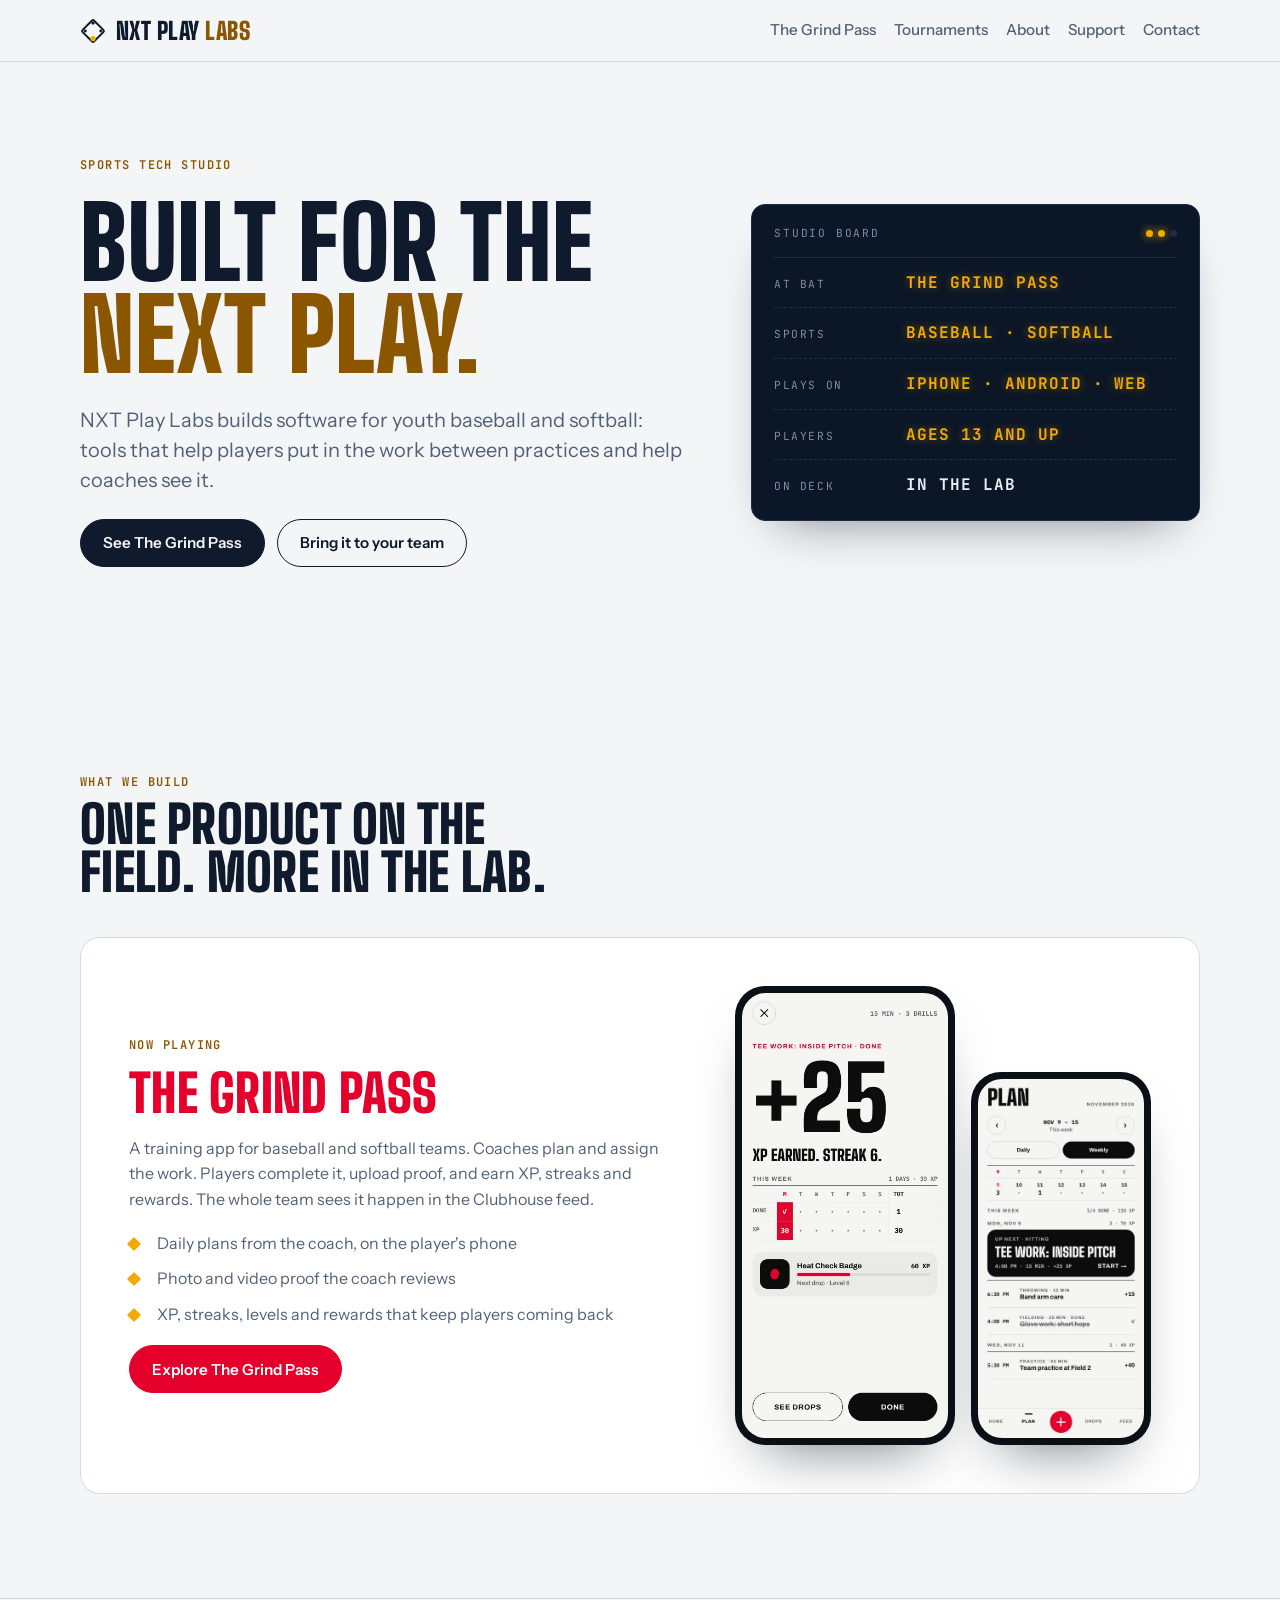
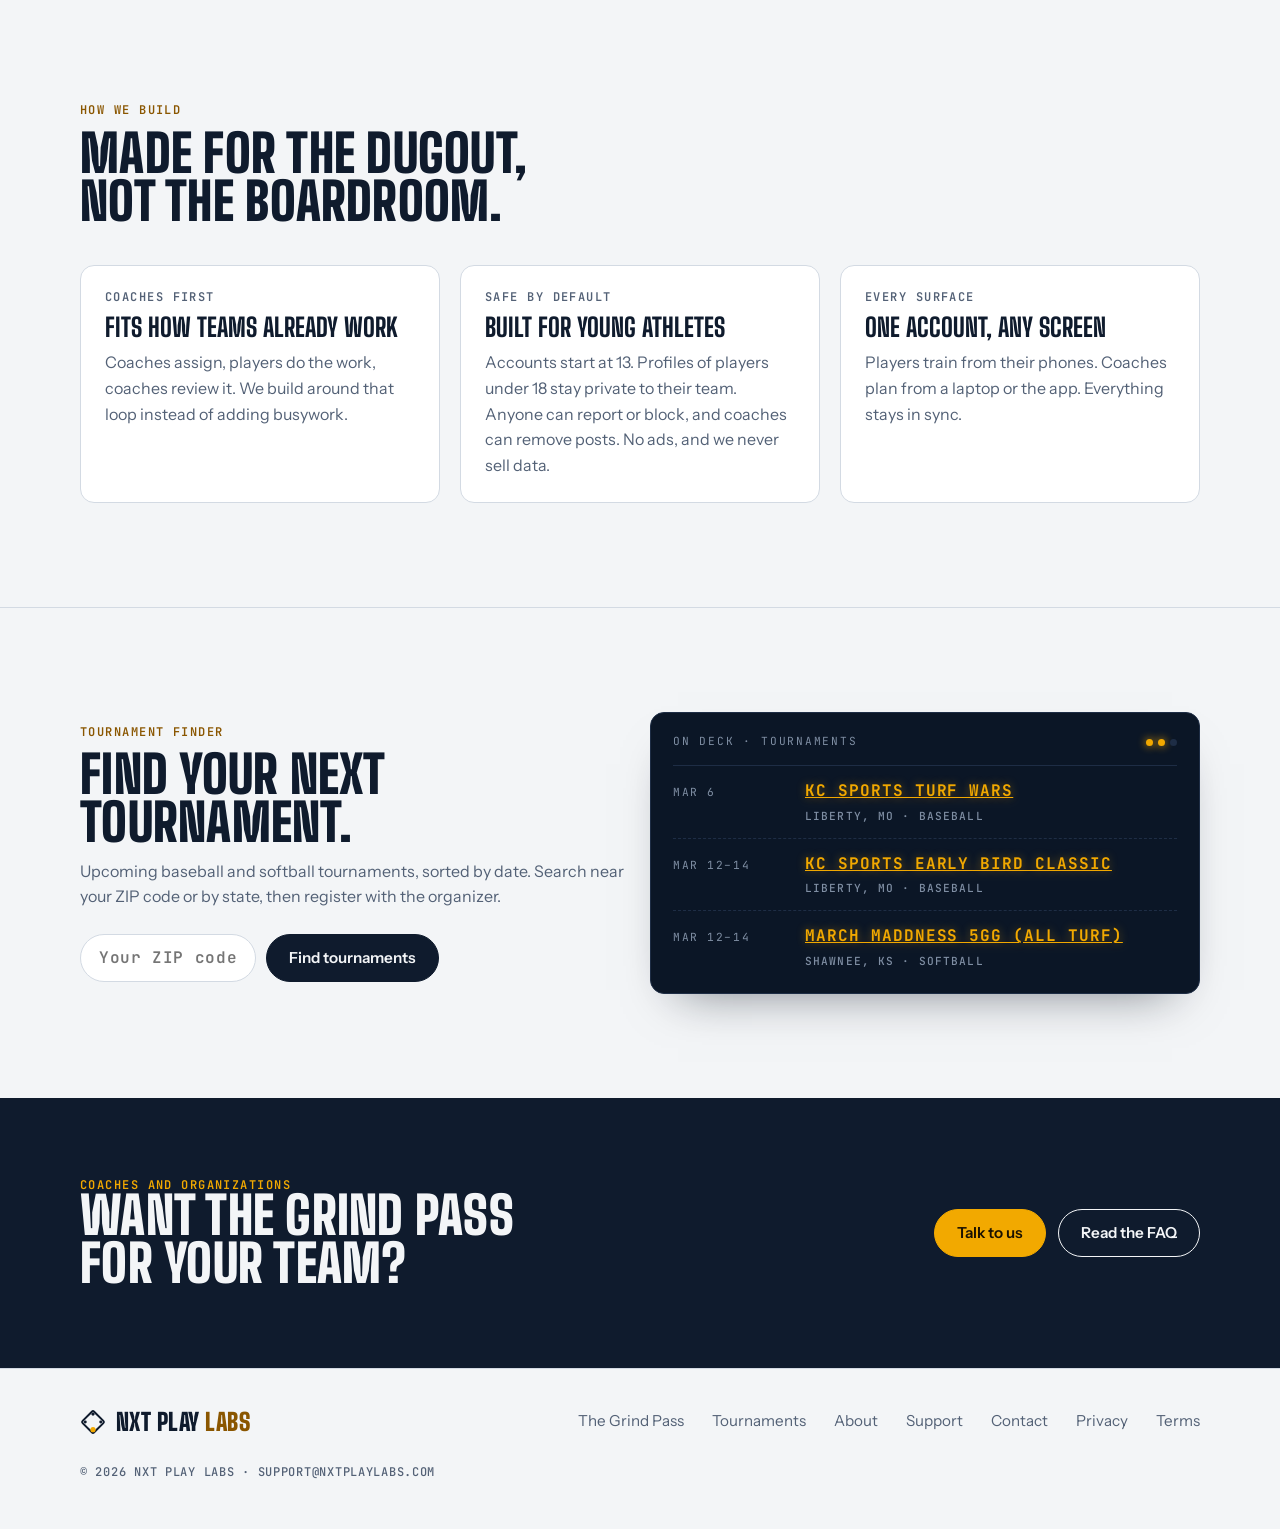
<file: index.html>
<!doctype html>
<html lang="en">
<head>
<meta charset="utf-8">
<meta name="viewport" content="width=device-width, initial-scale=1, viewport-fit=cover">
<title>NXT Play Labs</title>
<meta name="claude:viewport-fit-sides" content="cover">
<meta name="description" content="NXT Play Labs is a sports tech studio building software for youth baseball and softball, starting with The Grind Pass.">
<meta property="og:title" content="NXT Play Labs">
<meta property="og:description" content="NXT Play Labs is a sports tech studio building software for youth baseball and softball, starting with The Grind Pass.">
<meta property="og:type" content="website">
<link rel="icon" href="favicon.svg" type="image/svg+xml">
<link rel="preconnect" href="https://fonts.googleapis.com">
<link rel="preconnect" href="https://fonts.gstatic.com" crossorigin>
<link rel="stylesheet" href="https://fonts.googleapis.com/css2?family=Big+Shoulders+Display:wght@800;900&family=Instrument+Sans:wght@400;500;600;700&family=JetBrains+Mono:wght@500;600;700&display=swap">
<link rel="stylesheet" href="styles.css">
</head>
<body>
<header class="site-header">
  <div class="wrap">
    <a class="brand" href="index.html" aria-label="NXT Play Labs home"><svg class="brand-mark" viewBox="0 0 32 32" aria-hidden="true"><rect x="6" y="6" width="20" height="20" rx="2" transform="rotate(45 16 16)" fill="none" stroke="currentColor" stroke-width="2.5"/><circle cx="16" cy="25.5" r="3.2" fill="var(--bulb)"/><circle cx="16" cy="6.5" r="1.8" fill="currentColor"/><circle cx="6.5" cy="16" r="1.8" fill="currentColor"/><circle cx="25.5" cy="16" r="1.8" fill="currentColor"/></svg><span class="brand-name">NXT Play <span>Labs</span></span></a>
    <nav class="nav" aria-label="Main"><a href="grind-pass.html">The Grind Pass</a><a href="tournaments.html">Tournaments</a><a href="about.html">About</a><a href="support.html">Support</a><a href="contact.html">Contact</a></nav>
  </div>
</header>
<main id="main">

<section class="hero">
  <div class="wrap hero-grid">
    <div class="hero-copy">
      <p class="label">Sports tech studio</p>
      <h1 class="display">Built for the <em>next play.</em></h1>
      <p class="lede">NXT Play Labs builds software for youth baseball and softball: tools that help players put in the work between practices and help coaches see it.</p>
      <div class="actions">
        <a class="btn" href="grind-pass.html">See The Grind Pass</a>
        <a class="btn secondary" href="contact.html">Bring it to your team</a>
      </div>
    </div>
    <aside class="board" aria-label="Studio at a glance">
      <div class="board-title"><span>Studio board</span><span class="bulbs" aria-hidden="true"><i class="on"></i><i class="on"></i><i></i></span></div>
      <dl>
        <div class="board-row"><dt>At bat</dt><dd>The Grind Pass</dd></div>
        <div class="board-row"><dt>Sports</dt><dd>Baseball · Softball</dd></div>
        <div class="board-row"><dt>Plays on</dt><dd>iPhone · Android · Web</dd></div>
        <div class="board-row"><dt>Players</dt><dd>Ages 13 and up</dd></div>
        <div class="board-row"><dt>On deck</dt><dd class="plain">In the lab</dd></div>
      </dl>
    </aside>
  </div>
</section>

<section class="section" aria-labelledby="build-h">
  <div class="wrap">
    <div class="section-head">
      <p class="label">What we build</p>
      <h2 id="build-h" class="display">One product on the field. More in the lab.</h2>
    </div>
    <article class="product">
      <div class="product-copy">
        <p class="label">Now playing</p>
        <h3 class="display product-name">The Grind Pass</h3>
        <p class="muted">A training app for baseball and softball teams. Coaches plan and assign the work. Players complete it, upload proof, and earn XP, streaks and rewards. The whole team sees it happen in the Clubhouse feed.</p>
        <ul class="ticks">
          <li>Daily plans from the coach, on the player's phone</li>
          <li>Photo and video proof the coach reviews</li>
          <li>XP, streaks, levels and rewards that keep players coming back</li>
        </ul>
        <div class="actions"><a class="btn grind" href="grind-pass.html">Explore The Grind Pass</a></div>
      </div>
      <div class="phones" aria-hidden="true">
        <div class="phone"><img src="assets/shots/complete.webp" alt="" width="390" height="844" loading="lazy"></div>
        <div class="phone small"><img src="assets/shots/plan.webp" alt="" width="390" height="844" loading="lazy"></div>
      </div>
    </article>
  </div>
</section>

<section class="section" aria-labelledby="how-h">
  <div class="wrap">
    <div class="section-head">
      <p class="label">How we build</p>
      <h2 id="how-h" class="display">Made for the dugout, not the boardroom.</h2>
    </div>
    <div class="grid-3">
      <div class="tile">
        <p class="label">Coaches first</p>
        <h3>Fits how teams already work</h3>
        <p>Coaches assign, players do the work, coaches review it. We build around that loop instead of adding busywork.</p>
      </div>
      <div class="tile">
        <p class="label">Safe by default</p>
        <h3>Built for young athletes</h3>
        <p>Accounts start at 13. Profiles of players under 18 stay private to their team. Anyone can report or block, and coaches can remove posts. No ads, and we never sell data.</p>
      </div>
      <div class="tile">
        <p class="label">Every surface</p>
        <h3>One account, any screen</h3>
        <p>Players train from their phones. Coaches plan from a laptop or the app. Everything stays in sync.</p>
      </div>
    </div>
  </div>
</section>

<section class="section" aria-labelledby="tf-home-h">
  <div class="wrap grid-2" style="align-items:center">
    <div class="section-head" style="margin-bottom:0">
      <p class="label">Tournament finder</p>
      <h2 id="tf-home-h" class="display">Find your next tournament.</h2>
      <p class="muted">Upcoming baseball and softball tournaments, sorted by date. Search near your ZIP code or by state, then register with the organizer.</p>
      <form class="tf-quick" action="tournaments.html" method="get" role="search" aria-label="Find tournaments near you">
        <label class="sr-only" for="tf-home-zip">ZIP code</label>
        <input id="tf-home-zip" name="zip" type="text" inputmode="numeric" pattern="[0-9]{5}" maxlength="5" placeholder="Your ZIP code" autocomplete="postal-code">
        <button class="btn" type="submit">Find tournaments</button>
      </form>
    </div>
    <aside class="board" aria-label="Next tournaments">
      <div class="board-title"><span>On deck · Tournaments</span><span class="bulbs" aria-hidden="true"><i class="on"></i><i class="on"></i><i></i></span></div>
      <dl data-tf-next="3">
        <div class="board-row"><dt>Schedule</dt><dd class="plain"><a href="tournaments.html">See all tournaments</a></dd></div>
      </dl>
    </aside>
  </div>
</section>

<section class="band" aria-labelledby="cta-h">
  <div class="wrap">
    <div>
      <p class="label">Coaches and organizations</p>
      <h2 id="cta-h" class="display">Want The Grind Pass for your team?</h2>
    </div>
    <div class="actions">
      <a class="btn" href="contact.html">Talk to us</a>
      <a class="btn secondary" href="support.html">Read the FAQ</a>
    </div>
  </div>
</section>

</main>
<footer class="site-footer">
  <div class="wrap">
    <div class="footer-top">
      <a class="brand" href="index.html" aria-label="NXT Play Labs home"><svg class="brand-mark" viewBox="0 0 32 32" aria-hidden="true"><rect x="6" y="6" width="20" height="20" rx="2" transform="rotate(45 16 16)" fill="none" stroke="currentColor" stroke-width="2.5"/><circle cx="16" cy="25.5" r="3.2" fill="var(--bulb)"/><circle cx="16" cy="6.5" r="1.8" fill="currentColor"/><circle cx="6.5" cy="16" r="1.8" fill="currentColor"/><circle cx="25.5" cy="16" r="1.8" fill="currentColor"/></svg><span class="brand-name">NXT Play <span>Labs</span></span></a>
      <nav class="footer-links" aria-label="Footer">
        <a href="grind-pass.html">The Grind Pass</a>
        <a href="tournaments.html">Tournaments</a>
        <a href="about.html">About</a>
        <a href="support.html">Support</a>
        <a href="contact.html">Contact</a>
        <a href="https://app.nxtplaylabs.com/privacy">Privacy</a>
        <a href="https://app.nxtplaylabs.com/terms">Terms</a>
      </nav>
    </div>
    <p class="footer-small">© <span data-year>2026</span> NXT Play Labs · support@nxtplaylabs.com</p>
  </div>
</footer>
<script src="site.js"></script>
<script src="tournaments.js" defer></script>
</body>
</html>
</file>
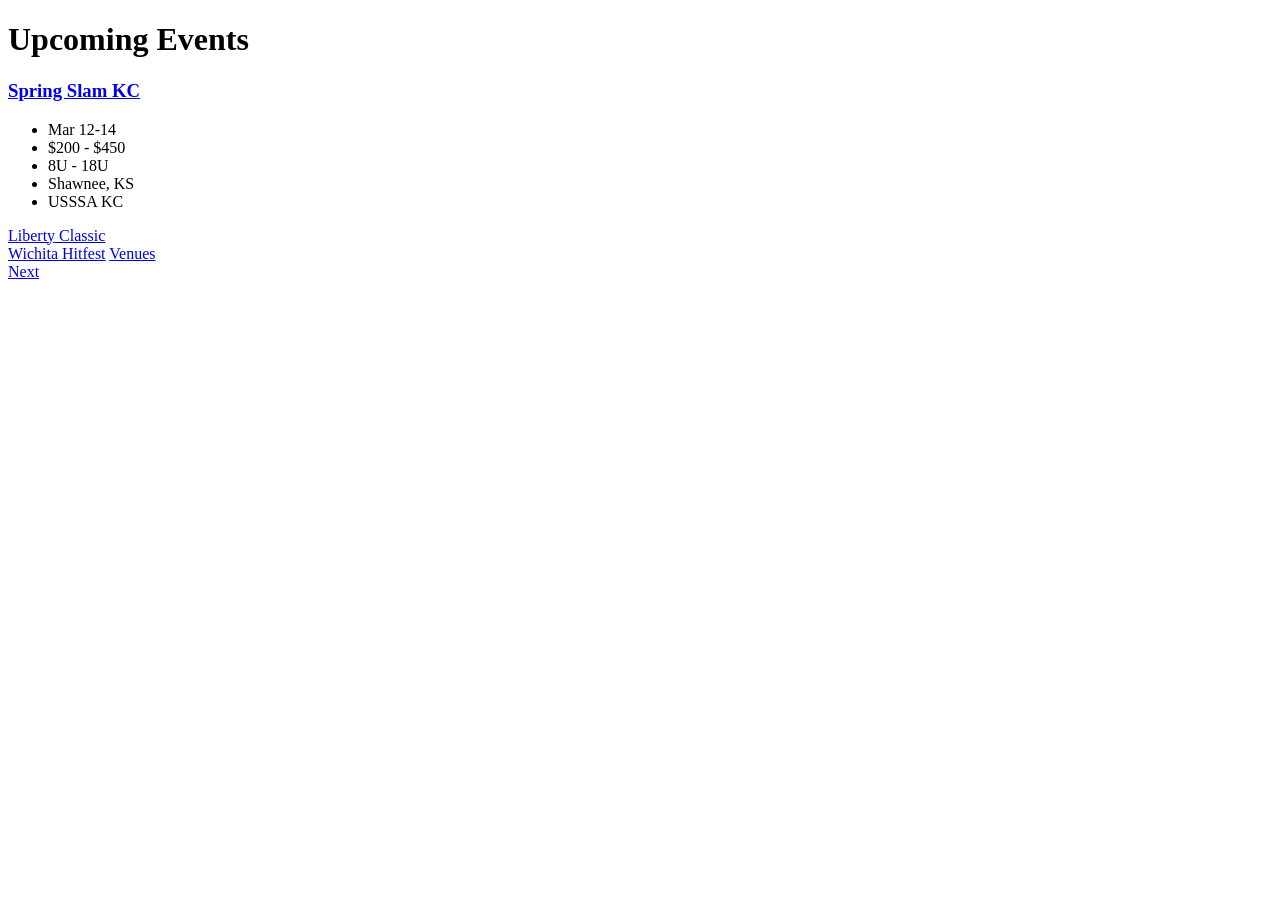
<file: ingest/scrapers/tests/fixtures/ksfastpitch.usssa.com/events/index.html>
<!doctype html><html><head><title>2027 Fastpitch Tournaments - Upcoming Events - USSSA Kansas</title></head><body>
<h1>Upcoming Events</h1>
<div class="event-card"><a href="https://ksfastpitch.usssa.com/event/spring-slam-kc/"><h3>Spring Slam KC</h3></a><ul><li>Mar 12-14</li><li>$200 - $450</li><li>8U - 18U</li><li>Shawnee, KS</li><li>USSSA KC</li></ul></div>
<div class="event-card"><a href="/event/liberty-classic/">Liberty Classic</a></div>
<div class="event-card"><a href="/event/wichita-hitfest/">Wichita Hitfest</a> <a href="/event/wichita-hitfest/#venues">Venues</a></div>
<a href="/events/page/2/">Next</a>
</body></html>
</file>
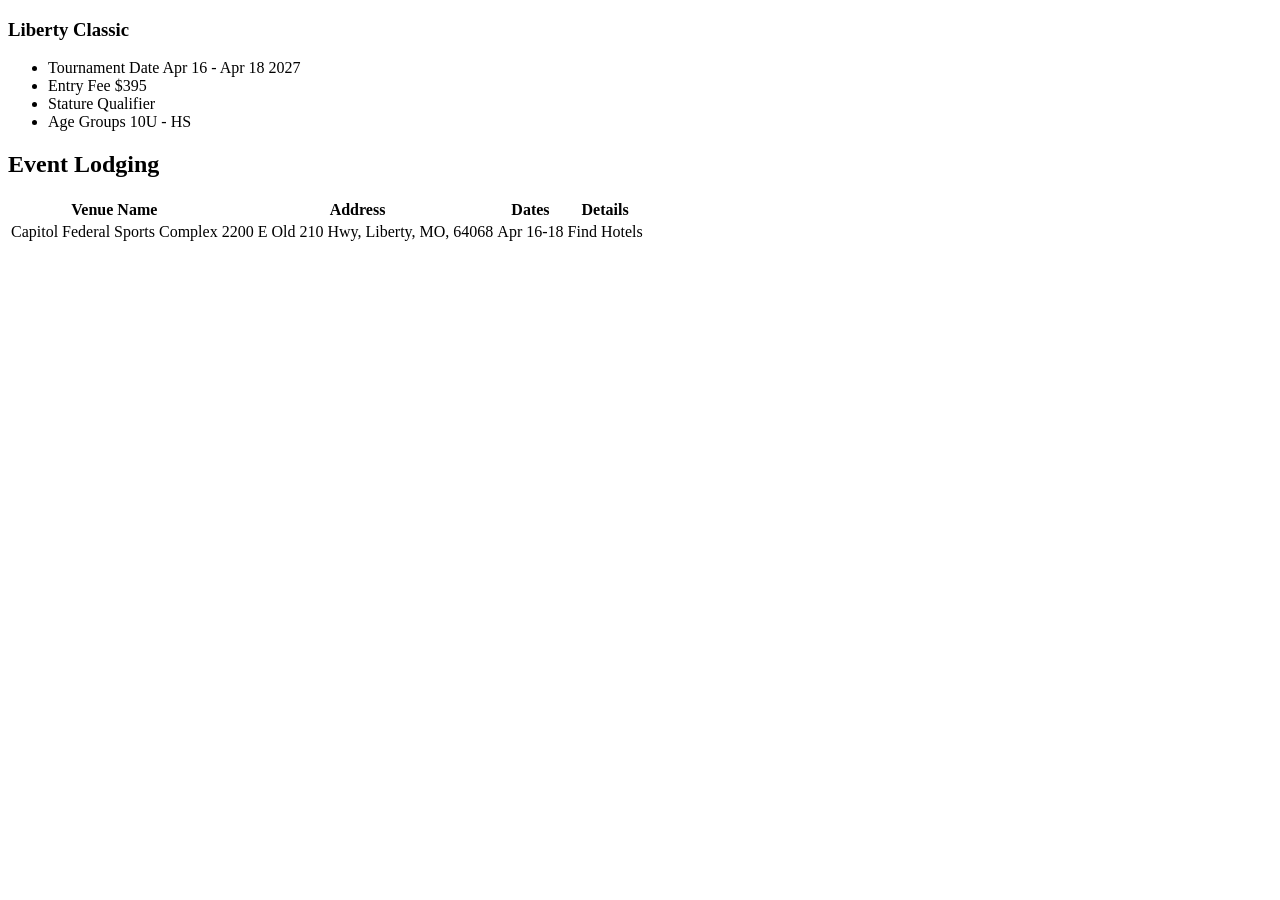
<file: ingest/scrapers/tests/fixtures/ksfastpitch.usssa.com/event/liberty-classic/index.html>
<!doctype html><html><head>
<title>Liberty Classic (2027) - Liberty, MO - USSSA Kansas Fastpitch</title>
<meta name="description" content="The Liberty Classic is a USSSA Fastpitch event in Liberty, MO and will be held from 04/16/2027 to 04/18/2027">
</head><body>
<h3>Liberty Classic</h3>
<ul><li>Tournament Date Apr 16 - Apr 18 2027</li><li>Entry Fee $395</li><li>Stature Qualifier</li><li>Age Groups 10U - HS</li></ul>
<h2>Event Lodging</h2>
<table><tr><th>Venue Name</th><th>Address</th><th>Dates</th><th>Details</th></tr>
<tr><td>Capitol Federal Sports Complex</td><td>2200 E Old 210 Hwy, Liberty, MO, 64068</td><td>Apr 16-18</td><td>Find Hotels</td></tr></table>
</body></html>
</file>
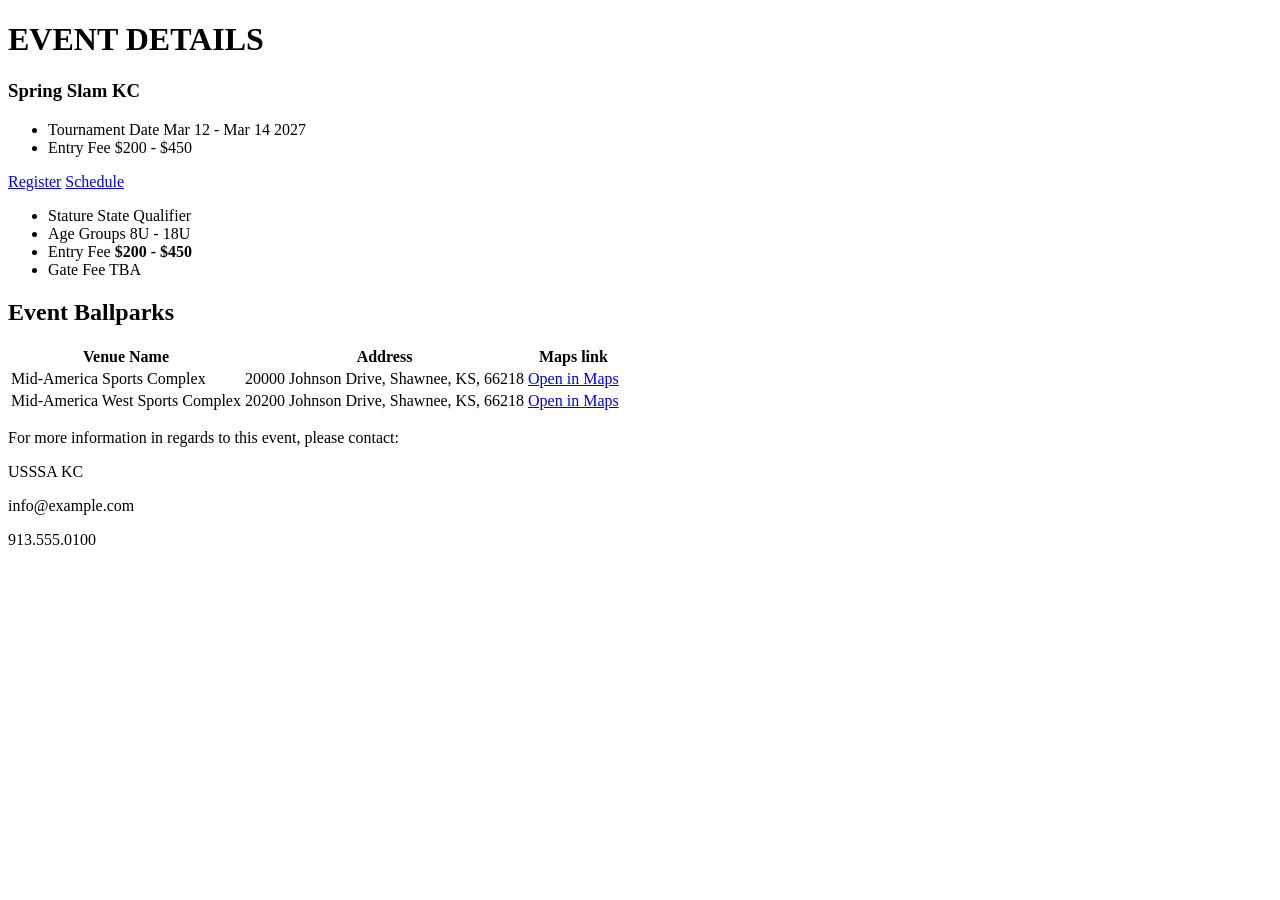
<file: ingest/scrapers/tests/fixtures/ksfastpitch.usssa.com/event/spring-slam-kc/index.html>
<!doctype html><html><head>
<title>Spring Slam KC (2027) - Shawnee, KS - USSSA Kansas Fastpitch</title>
<meta name="description" content="The Spring Slam KC is a USSSA Fastpitch event in Shawnee, KS and will be held from 03/12/2027 to 03/14/2027">
<script type="application/ld+json">{"@context":"https://schema.org","@type":"SportsEvent","name":"Spring Slam KC","startDate":"2027-03-12","endDate":"2027-03-14","location":{"@type":"Place","name":"Mid-America Sports Complex","address":{"streetAddress":"20000 Johnson Drive, Shawnee, KS, 66218","addressRegion":"KS"}}}</script>
</head><body>
<h1>EVENT DETAILS</h1><h3>Spring Slam KC</h3>
<ul>
<li><span>Tournament Date</span> <span>Mar 12 - Mar 14 2027</span></li>
<li><span>Entry Fee</span> <span>$200 - $450</span></li>
</ul>
<a href="https://usssa.com/fastpitch/event_home/?eventID=999001">Register</a> <a href="#">Schedule</a>
<ul>
<li><span>Stature</span> <span>State Qualifier</span></li>
<li><span>Age Groups</span> <span>8U - 18U</span></li>
<li><span>Entry Fee</span> <span><b>$200 - $450</b></span></li>
<li><span>Gate Fee</span> <span>TBA</span></li>
</ul>
<h2>Event Ballparks</h2>
<table><tr><th>Venue Name</th><th>Address</th><th>Maps link</th></tr>
<tr><td>Mid-America Sports Complex</td><td>20000 Johnson Drive, Shawnee, KS, 66218</td><td><a href="#">Open in Maps</a></td></tr>
<tr><td>Mid-America West Sports Complex</td><td>20200 Johnson Drive, Shawnee, KS, 66218</td><td><a href="#">Open in Maps</a></td></tr>
</table>
<p>For more information in regards to this event, please contact:</p>
<p>USSSA KC</p><p>info@example.com</p><p>913.555.0100</p>
</body></html>
</file>
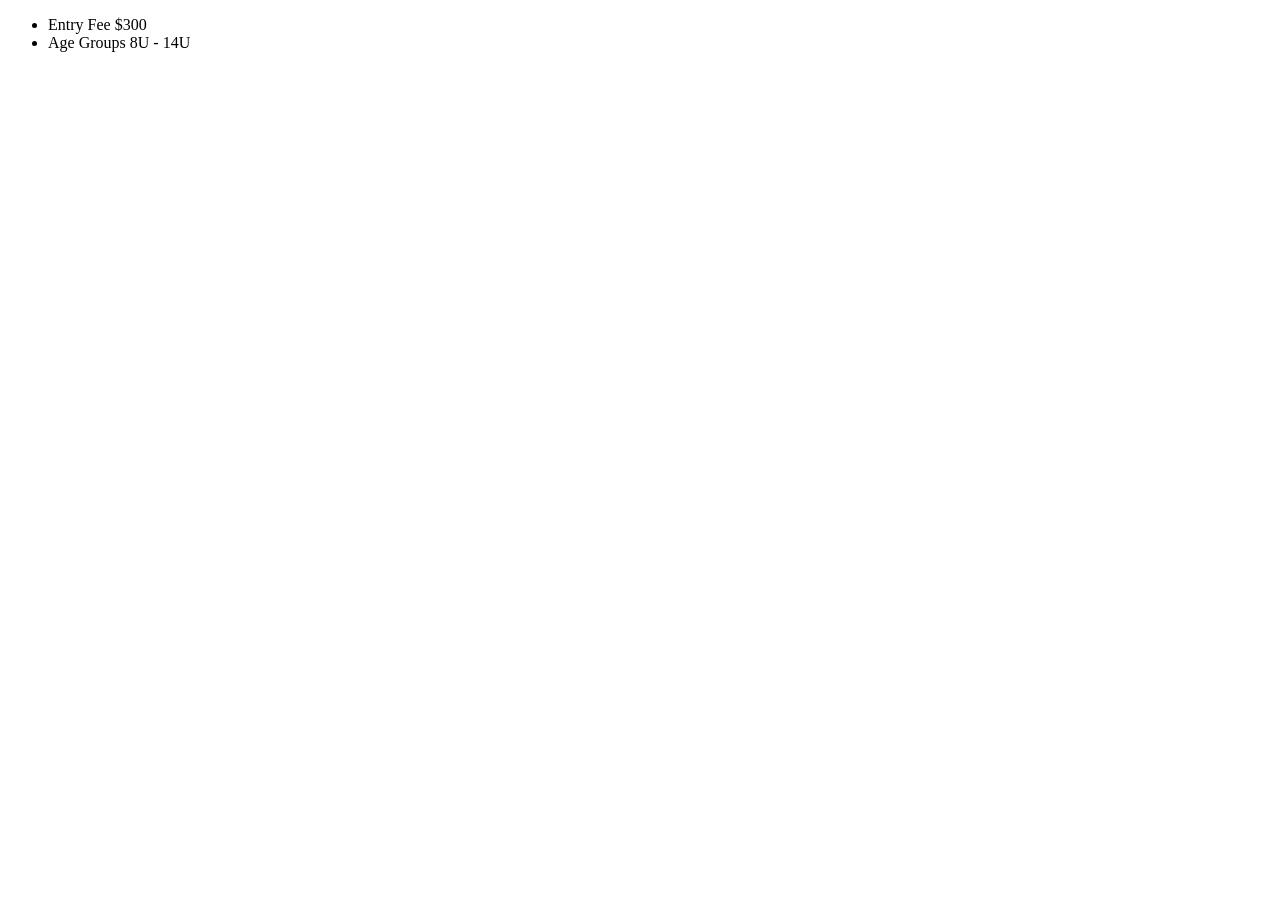
<file: ingest/scrapers/tests/fixtures/ksfastpitch.usssa.com/event/wichita-hitfest/index.html>
<!doctype html><html><head><title>Wichita Hitfest (2027) - Wichita, KS - USSSA Kansas Fastpitch</title>
<script type="application/ld+json">[{"@type":"BreadcrumbList","itemListElement":[]},{"@type":"SportsEvent","name":"Wichita Hitfest","startDate":"2027-05-01","endDate":"2027-05-02","location":{"name":"South Lakes","address":{"streetAddress":"8700 S Hydraulic St, Wichita, KS, 67216"}}}]</script>
</head><body><ul><li>Entry Fee $300</li><li>Age Groups 8U - 14U</li></ul></body></html>
</file>
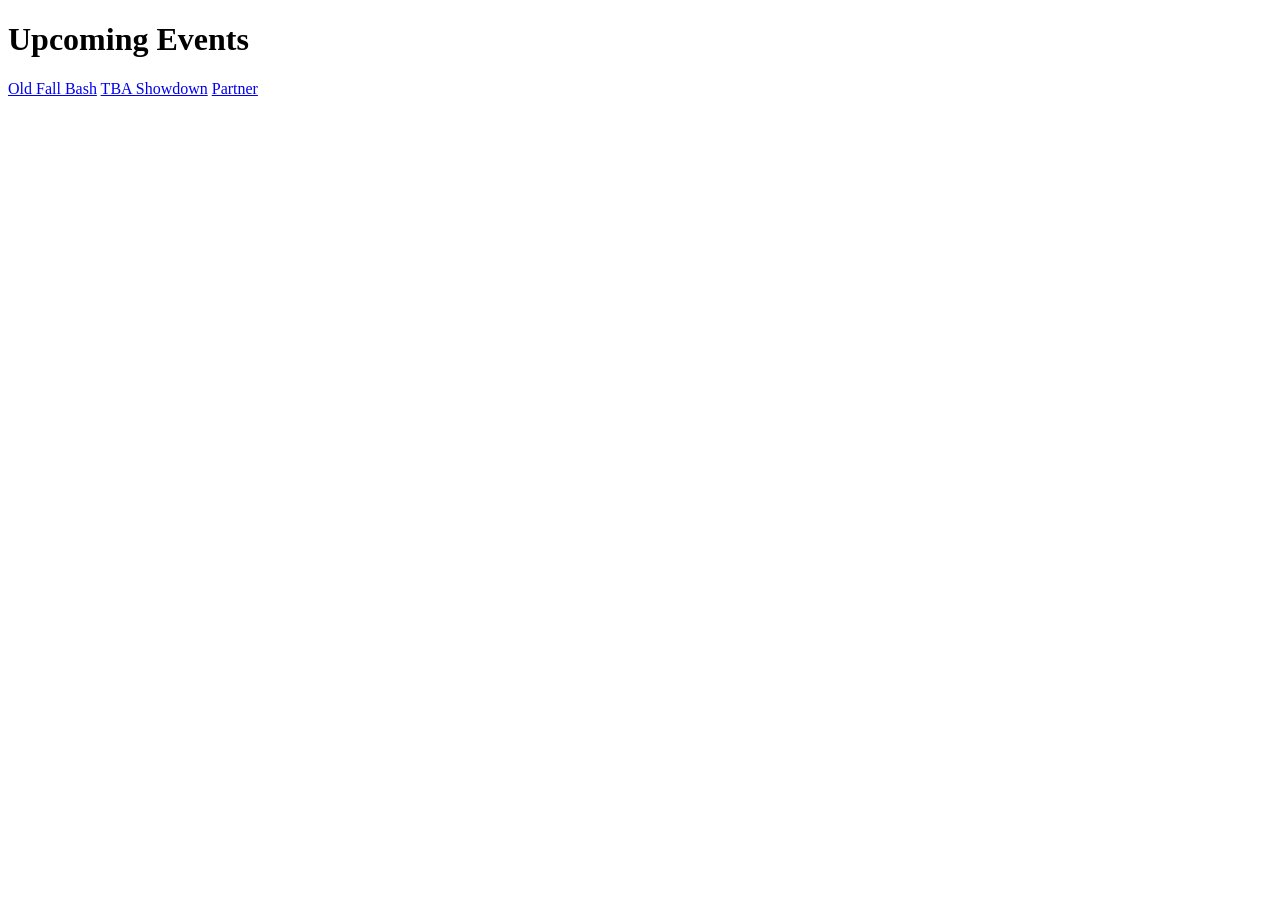
<file: ingest/scrapers/tests/fixtures/ksfastpitch.usssa.com/events/page/2/index.html>
<!doctype html><html><body><h1>Upcoming Events</h1>
<a href="/event/old-fall-bash/">Old Fall Bash</a>
<a href="/event/tba-showdown/">TBA Showdown</a>
<a href="https://othersite.example.com/event/not-ours/">Partner</a>
</body></html>
</file>
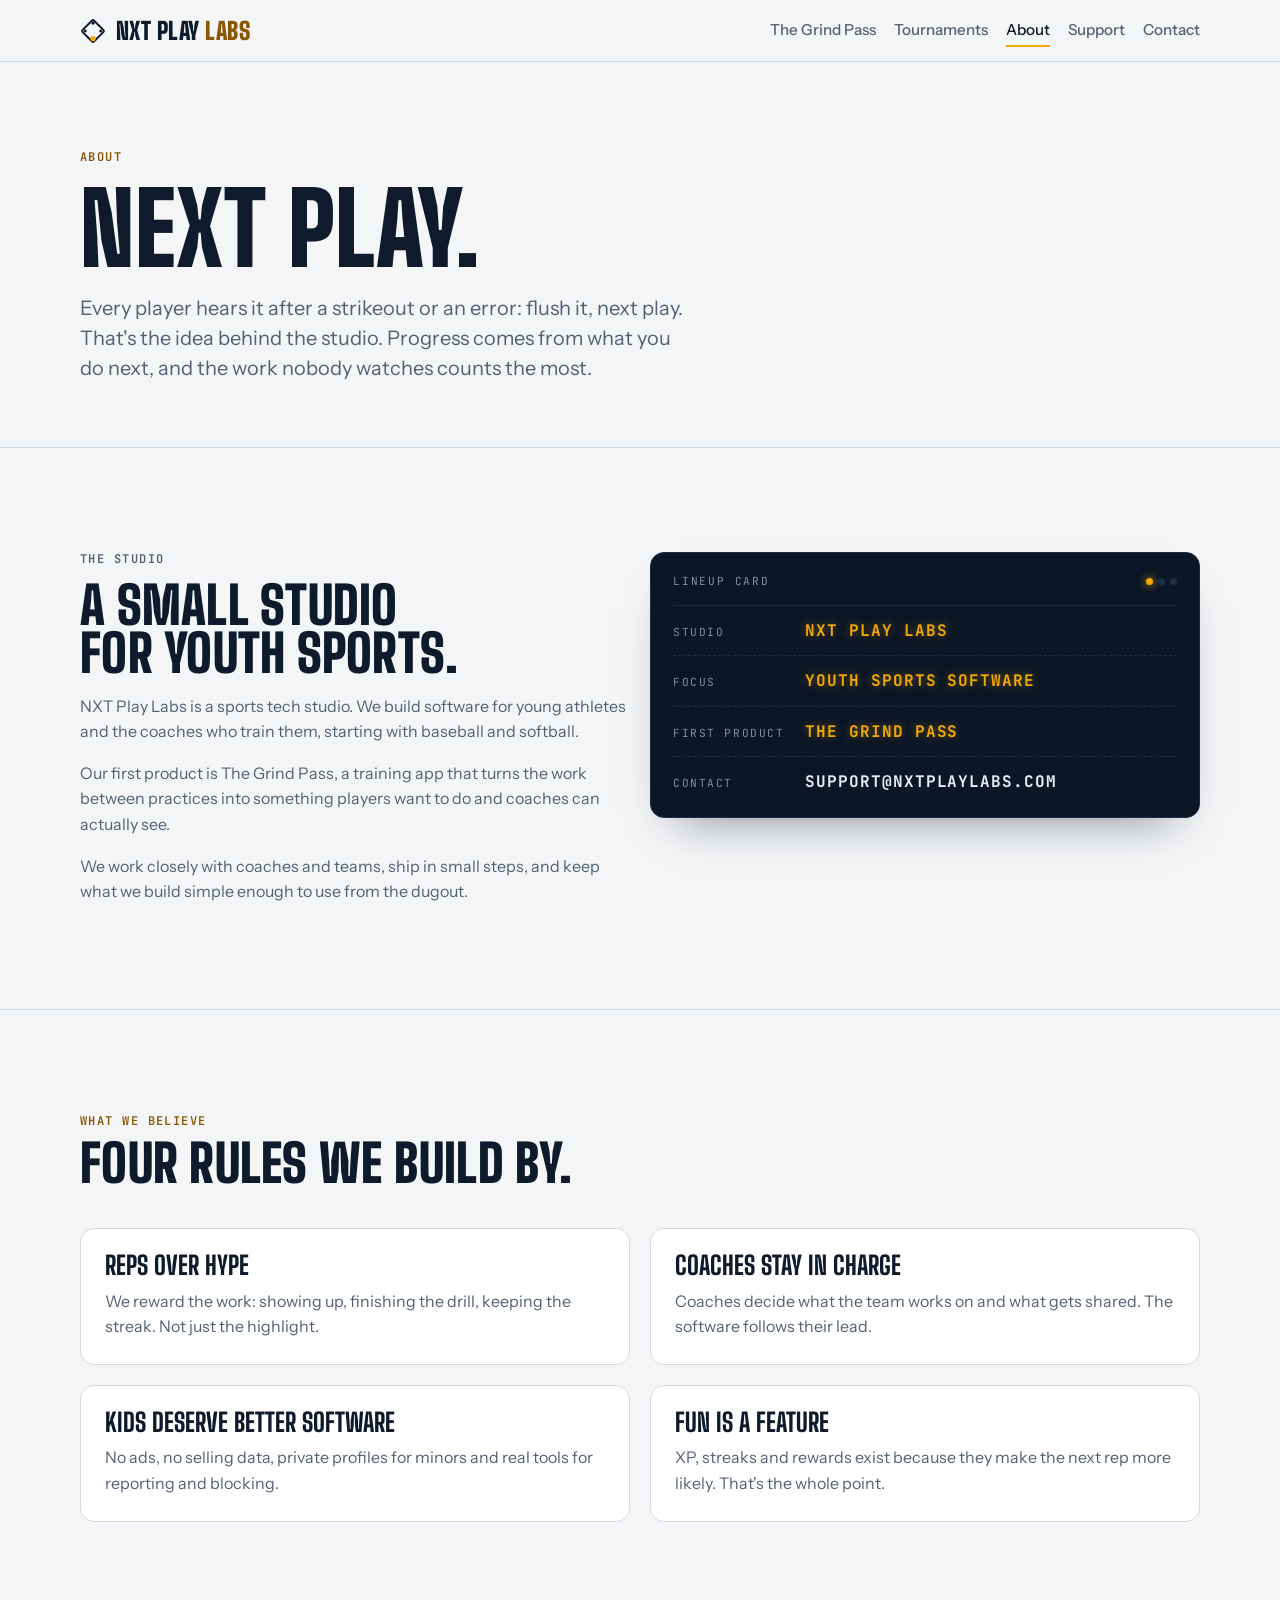
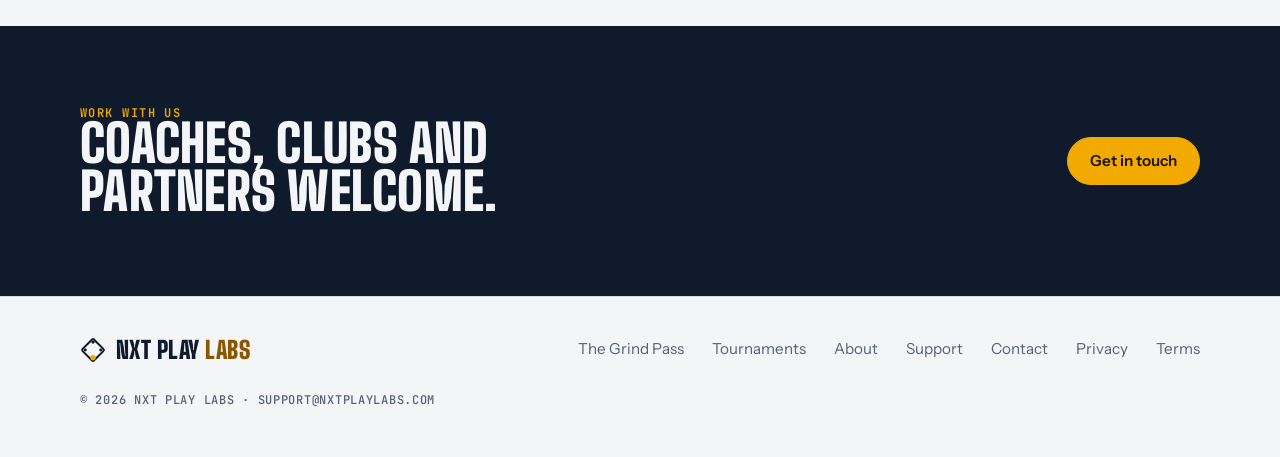
<file: about.html>
<!doctype html>
<html lang="en">
<head>
<meta charset="utf-8">
<meta name="viewport" content="width=device-width, initial-scale=1, viewport-fit=cover">
<title>About NXT Play Labs</title>
<meta name="claude:viewport-fit-sides" content="cover">
<meta name="description" content="NXT Play Labs is a sports tech studio building software for young athletes and their coaches.">
<meta property="og:title" content="About NXT Play Labs">
<meta property="og:description" content="NXT Play Labs is a sports tech studio building software for young athletes and their coaches.">
<meta property="og:type" content="website">
<link rel="icon" href="favicon.svg" type="image/svg+xml">
<link rel="preconnect" href="https://fonts.googleapis.com">
<link rel="preconnect" href="https://fonts.gstatic.com" crossorigin>
<link rel="stylesheet" href="https://fonts.googleapis.com/css2?family=Big+Shoulders+Display:wght@800;900&family=Instrument+Sans:wght@400;500;600;700&family=JetBrains+Mono:wght@500;600;700&display=swap">
<link rel="stylesheet" href="styles.css">
</head>
<body>
<header class="site-header">
  <div class="wrap">
    <a class="brand" href="index.html" aria-label="NXT Play Labs home"><svg class="brand-mark" viewBox="0 0 32 32" aria-hidden="true"><rect x="6" y="6" width="20" height="20" rx="2" transform="rotate(45 16 16)" fill="none" stroke="currentColor" stroke-width="2.5"/><circle cx="16" cy="25.5" r="3.2" fill="var(--bulb)"/><circle cx="16" cy="6.5" r="1.8" fill="currentColor"/><circle cx="6.5" cy="16" r="1.8" fill="currentColor"/><circle cx="25.5" cy="16" r="1.8" fill="currentColor"/></svg><span class="brand-name">NXT Play <span>Labs</span></span></a>
    <nav class="nav" aria-label="Main"><a href="grind-pass.html">The Grind Pass</a><a href="tournaments.html">Tournaments</a><a href="about.html" aria-current="page">About</a><a href="support.html">Support</a><a href="contact.html">Contact</a></nav>
  </div>
</header>
<main id="main">

<section class="page-hero">
  <div class="wrap">
    <p class="label">About</p>
    <h1 class="display">Next play.</h1>
    <p class="lede">Every player hears it after a strikeout or an error: flush it, next play. That's the idea behind the studio. Progress comes from what you do next, and the work nobody watches counts the most.</p>
  </div>
</section>

<section class="section" aria-labelledby="studio-h">
  <div class="wrap grid-2" style="align-items:start">
    <div class="prose">
      <p class="label">The studio</p>
      <h2 id="studio-h" class="display" style="font-size:var(--step-3)">A small studio for youth sports.</h2>
      <p>NXT Play Labs is a sports tech studio. We build software for young athletes and the coaches who train them, starting with baseball and softball.</p>
      <p>Our first product is The Grind Pass, a training app that turns the work between practices into something players want to do and coaches can actually see.</p>
      <p>We work closely with coaches and teams, ship in small steps, and keep what we build simple enough to use from the dugout.</p>
    </div>
    <aside class="board" aria-label="Studio facts">
      <div class="board-title"><span>Lineup card</span><span class="bulbs" aria-hidden="true"><i class="on"></i><i></i><i></i></span></div>
      <dl>
        <div class="board-row"><dt>Studio</dt><dd>NXT Play Labs</dd></div>
        <div class="board-row"><dt>Focus</dt><dd>Youth sports software</dd></div>
        <div class="board-row"><dt>First product</dt><dd>The Grind Pass</dd></div>
        <div class="board-row"><dt>Contact</dt><dd class="plain">support@nxtplaylabs.com</dd></div>
      </dl>
    </aside>
  </div>
</section>

<section class="section" aria-labelledby="believe-h">
  <div class="wrap">
    <div class="section-head">
      <p class="label">What we believe</p>
      <h2 id="believe-h" class="display">Four rules we build by.</h2>
    </div>
    <div class="grid-2">
      <div class="tile"><h3>Reps over hype</h3><p>We reward the work: showing up, finishing the drill, keeping the streak. Not just the highlight.</p></div>
      <div class="tile"><h3>Coaches stay in charge</h3><p>Coaches decide what the team works on and what gets shared. The software follows their lead.</p></div>
      <div class="tile"><h3>Kids deserve better software</h3><p>No ads, no selling data, private profiles for minors and real tools for reporting and blocking.</p></div>
      <div class="tile"><h3>Fun is a feature</h3><p>XP, streaks and rewards exist because they make the next rep more likely. That's the whole point.</p></div>
    </div>
  </div>
</section>

<section class="band" aria-labelledby="about-cta-h">
  <div class="wrap">
    <div>
      <p class="label">Work with us</p>
      <h2 id="about-cta-h" class="display">Coaches, clubs and partners welcome.</h2>
    </div>
    <div class="actions"><a class="btn" href="contact.html">Get in touch</a></div>
  </div>
</section>

</main>
<footer class="site-footer">
  <div class="wrap">
    <div class="footer-top">
      <a class="brand" href="index.html" aria-label="NXT Play Labs home"><svg class="brand-mark" viewBox="0 0 32 32" aria-hidden="true"><rect x="6" y="6" width="20" height="20" rx="2" transform="rotate(45 16 16)" fill="none" stroke="currentColor" stroke-width="2.5"/><circle cx="16" cy="25.5" r="3.2" fill="var(--bulb)"/><circle cx="16" cy="6.5" r="1.8" fill="currentColor"/><circle cx="6.5" cy="16" r="1.8" fill="currentColor"/><circle cx="25.5" cy="16" r="1.8" fill="currentColor"/></svg><span class="brand-name">NXT Play <span>Labs</span></span></a>
      <nav class="footer-links" aria-label="Footer">
        <a href="grind-pass.html">The Grind Pass</a>
        <a href="tournaments.html">Tournaments</a>
        <a href="about.html">About</a>
        <a href="support.html">Support</a>
        <a href="contact.html">Contact</a>
        <a href="https://app.nxtplaylabs.com/privacy">Privacy</a>
        <a href="https://app.nxtplaylabs.com/terms">Terms</a>
      </nav>
    </div>
    <p class="footer-small">© <span data-year>2026</span> NXT Play Labs · support@nxtplaylabs.com</p>
  </div>
</footer>
<script src="site.js"></script>
</body>
</html>
</file>
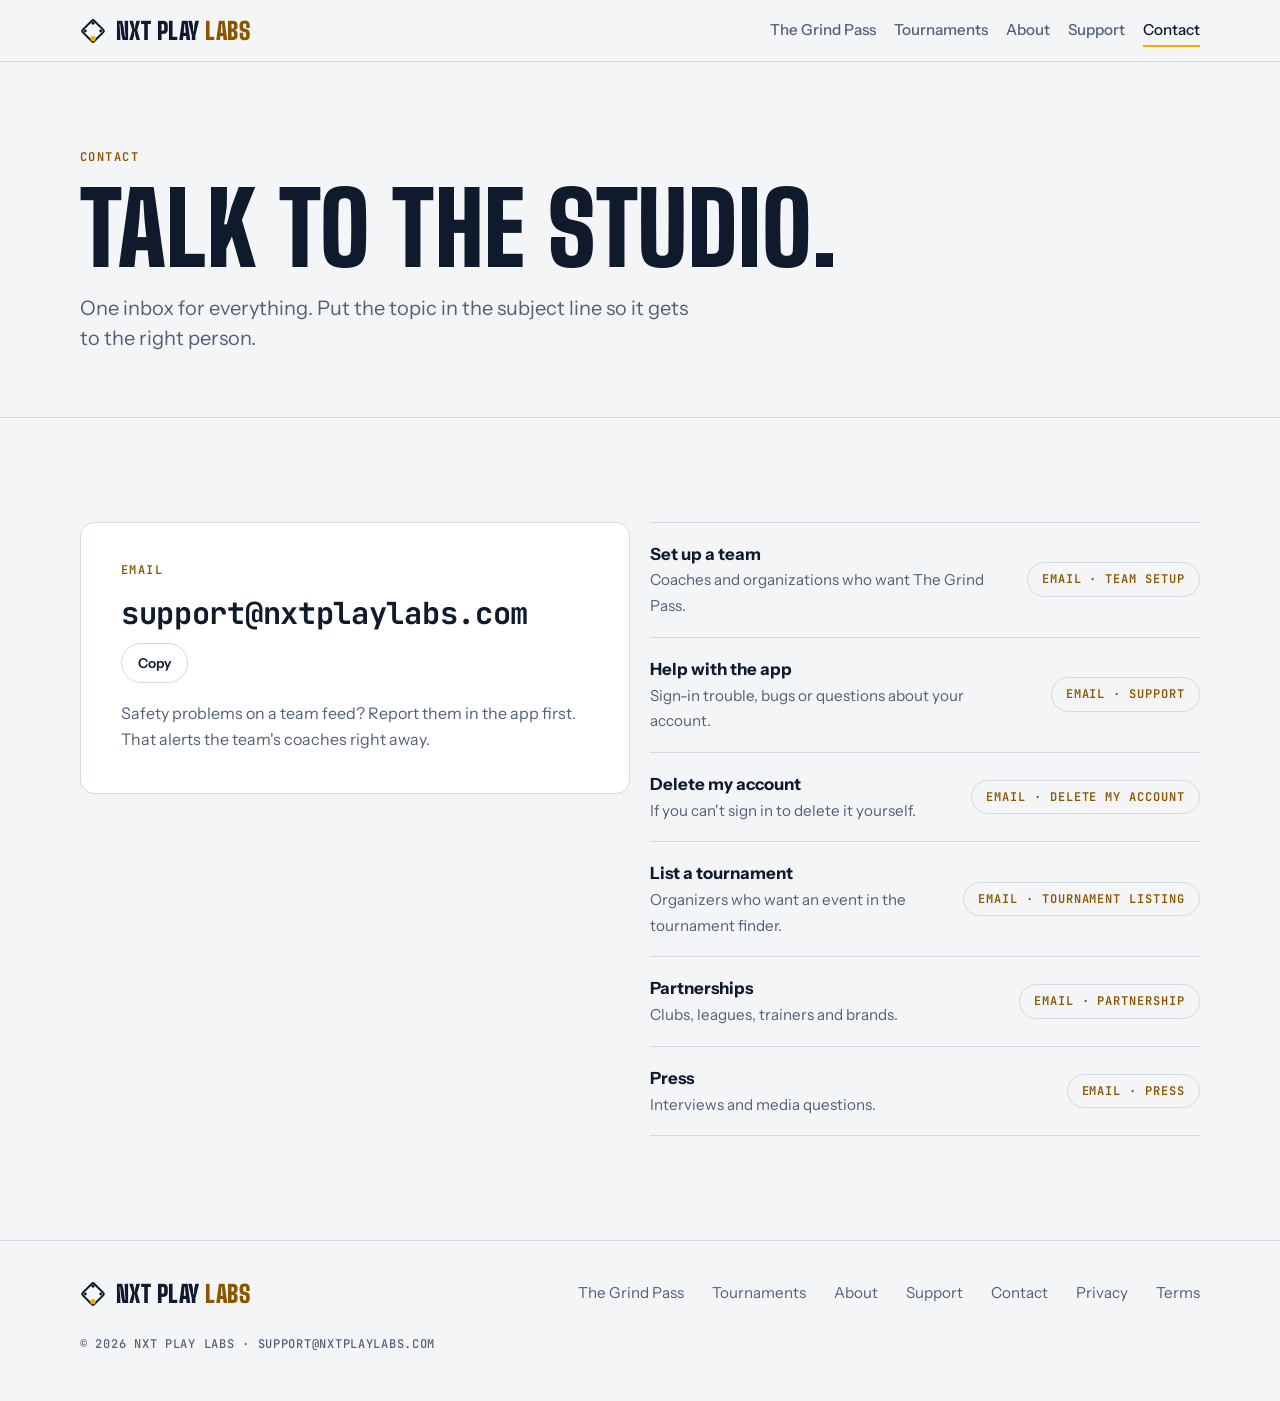
<file: contact.html>
<!doctype html>
<html lang="en">
<head>
<meta charset="utf-8">
<meta name="viewport" content="width=device-width, initial-scale=1, viewport-fit=cover">
<title>Contact NXT Play Labs</title>
<meta name="claude:viewport-fit-sides" content="cover">
<meta name="description" content="Contact NXT Play Labs about team setup, support, partnerships or press.">
<meta property="og:title" content="Contact NXT Play Labs">
<meta property="og:description" content="Contact NXT Play Labs about team setup, support, partnerships or press.">
<meta property="og:type" content="website">
<link rel="icon" href="favicon.svg" type="image/svg+xml">
<link rel="preconnect" href="https://fonts.googleapis.com">
<link rel="preconnect" href="https://fonts.gstatic.com" crossorigin>
<link rel="stylesheet" href="https://fonts.googleapis.com/css2?family=Big+Shoulders+Display:wght@800;900&family=Instrument+Sans:wght@400;500;600;700&family=JetBrains+Mono:wght@500;600;700&display=swap">
<link rel="stylesheet" href="styles.css">
</head>
<body>
<header class="site-header">
  <div class="wrap">
    <a class="brand" href="index.html" aria-label="NXT Play Labs home"><svg class="brand-mark" viewBox="0 0 32 32" aria-hidden="true"><rect x="6" y="6" width="20" height="20" rx="2" transform="rotate(45 16 16)" fill="none" stroke="currentColor" stroke-width="2.5"/><circle cx="16" cy="25.5" r="3.2" fill="var(--bulb)"/><circle cx="16" cy="6.5" r="1.8" fill="currentColor"/><circle cx="6.5" cy="16" r="1.8" fill="currentColor"/><circle cx="25.5" cy="16" r="1.8" fill="currentColor"/></svg><span class="brand-name">NXT Play <span>Labs</span></span></a>
    <nav class="nav" aria-label="Main"><a href="grind-pass.html">The Grind Pass</a><a href="tournaments.html">Tournaments</a><a href="about.html">About</a><a href="support.html">Support</a><a href="contact.html" aria-current="page">Contact</a></nav>
  </div>
</header>
<main id="main">

<section class="page-hero">
  <div class="wrap">
    <p class="label">Contact</p>
    <h1 class="display">Talk to the studio.</h1>
    <p class="lede">One inbox for everything. Put the topic in the subject line so it gets to the right person.</p>
  </div>
</section>
<section class="section">
  <div class="wrap grid-2" style="align-items:start">
    <div class="contact-card">
      <p class="label">Email</p>
      <div class="email-line">
        <span class="email" id="email-address">support@nxtplaylabs.com</span>
        <button class="copy-btn" type="button" id="copy-email" data-copy="support@nxtplaylabs.com">Copy</button>
      </div>
      <p class="muted">Safety problems on a team feed? Report them in the app first. That alerts the team's coaches right away.</p>
    </div>
    <ul class="topics">
      <li><div><strong>Set up a team</strong><span>Coaches and organizations who want The Grind Pass.</span></div><a class="subject" href="mailto:support@nxtplaylabs.com?subject=Team%20setup">Email · Team setup</a></li>
      <li><div><strong>Help with the app</strong><span>Sign-in trouble, bugs or questions about your account.</span></div><a class="subject" href="mailto:support@nxtplaylabs.com?subject=Support">Email · Support</a></li>
      <li><div><strong>Delete my account</strong><span>If you can't sign in to delete it yourself.</span></div><a class="subject" href="mailto:support@nxtplaylabs.com?subject=Delete%20my%20account">Email · Delete my account</a></li>
      <li><div><strong>List a tournament</strong><span>Organizers who want an event in the tournament finder.</span></div><a class="subject" href="mailto:support@nxtplaylabs.com?subject=Tournament%20listing">Email · Tournament listing</a></li>
      <li><div><strong>Partnerships</strong><span>Clubs, leagues, trainers and brands.</span></div><a class="subject" href="mailto:support@nxtplaylabs.com?subject=Partnership">Email · Partnership</a></li>
      <li><div><strong>Press</strong><span>Interviews and media questions.</span></div><a class="subject" href="mailto:support@nxtplaylabs.com?subject=Press">Email · Press</a></li>
    </ul>
  </div>
</section>

</main>
<footer class="site-footer">
  <div class="wrap">
    <div class="footer-top">
      <a class="brand" href="index.html" aria-label="NXT Play Labs home"><svg class="brand-mark" viewBox="0 0 32 32" aria-hidden="true"><rect x="6" y="6" width="20" height="20" rx="2" transform="rotate(45 16 16)" fill="none" stroke="currentColor" stroke-width="2.5"/><circle cx="16" cy="25.5" r="3.2" fill="var(--bulb)"/><circle cx="16" cy="6.5" r="1.8" fill="currentColor"/><circle cx="6.5" cy="16" r="1.8" fill="currentColor"/><circle cx="25.5" cy="16" r="1.8" fill="currentColor"/></svg><span class="brand-name">NXT Play <span>Labs</span></span></a>
      <nav class="footer-links" aria-label="Footer">
        <a href="grind-pass.html">The Grind Pass</a>
        <a href="tournaments.html">Tournaments</a>
        <a href="about.html">About</a>
        <a href="support.html">Support</a>
        <a href="contact.html">Contact</a>
        <a href="https://app.nxtplaylabs.com/privacy">Privacy</a>
        <a href="https://app.nxtplaylabs.com/terms">Terms</a>
      </nav>
    </div>
    <p class="footer-small">© <span data-year>2026</span> NXT Play Labs · support@nxtplaylabs.com</p>
  </div>
</footer>
<script src="site.js"></script>
</body>
</html>
</file>
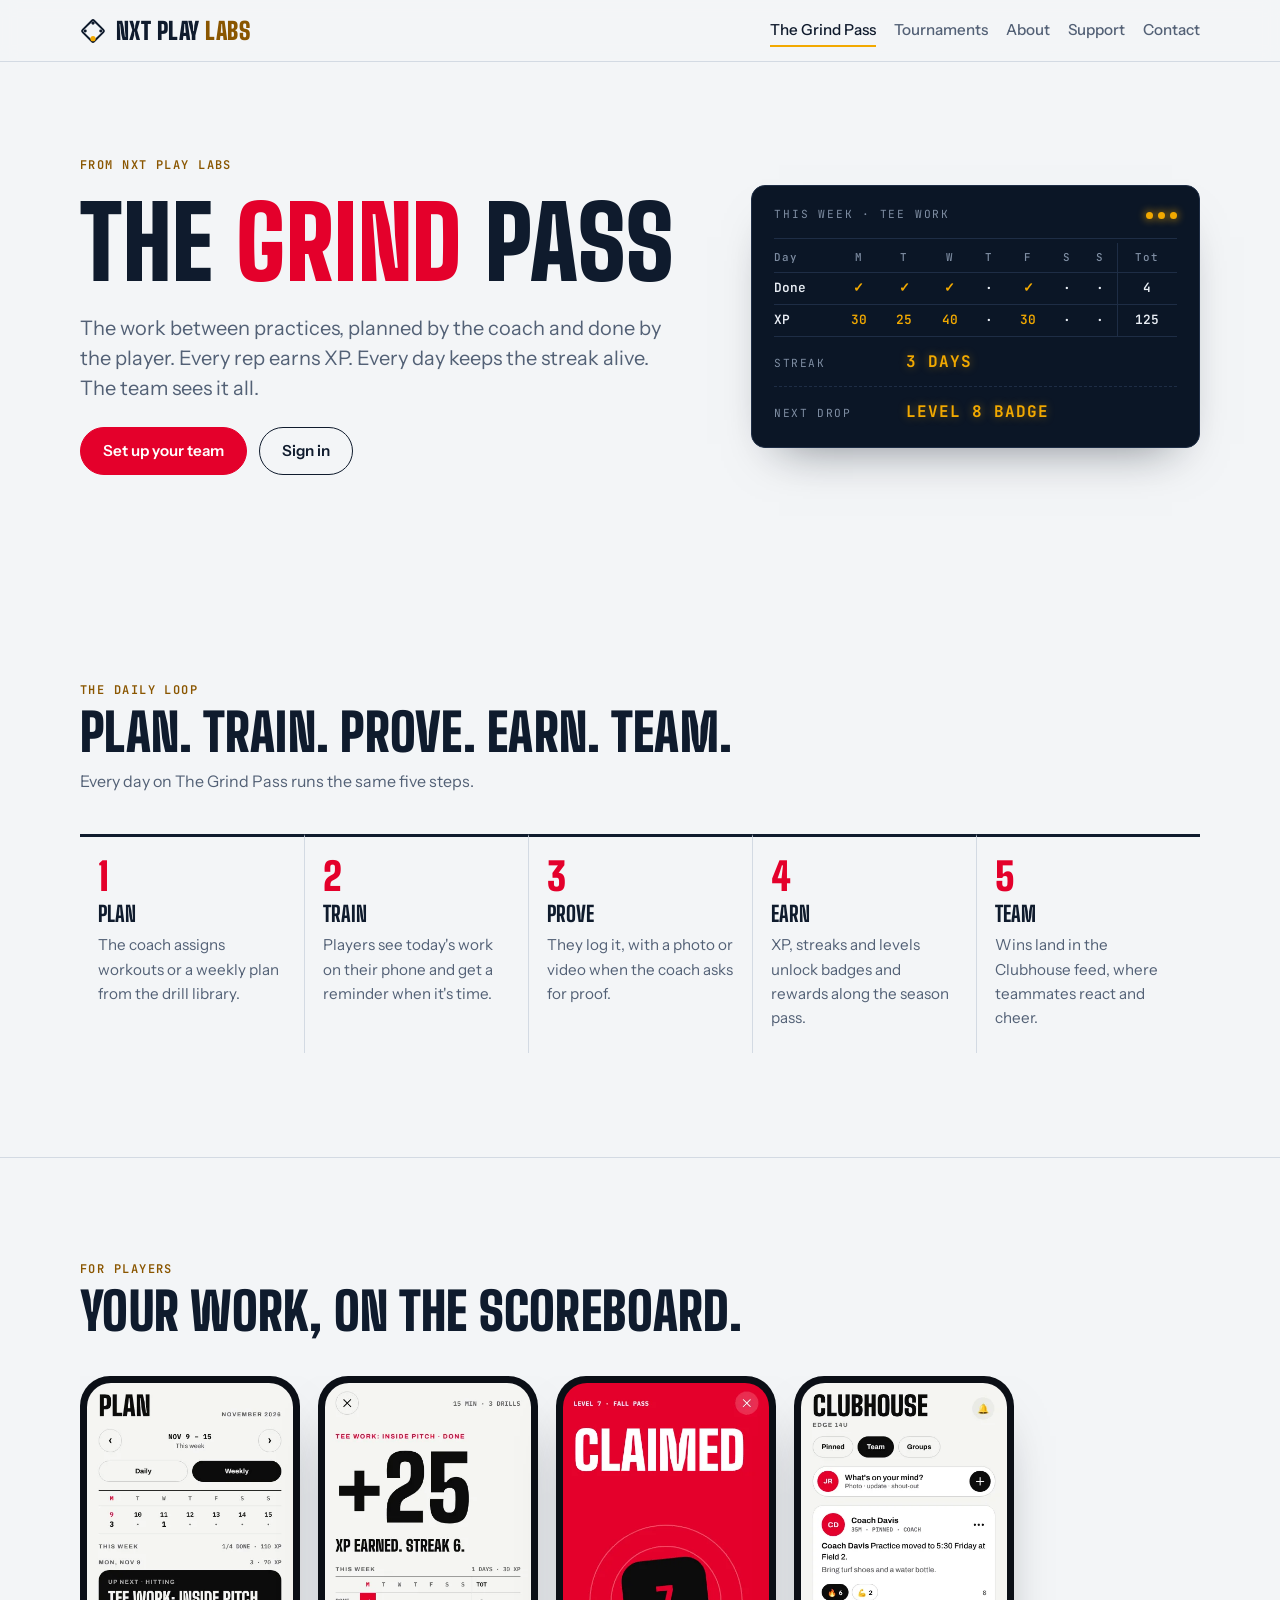
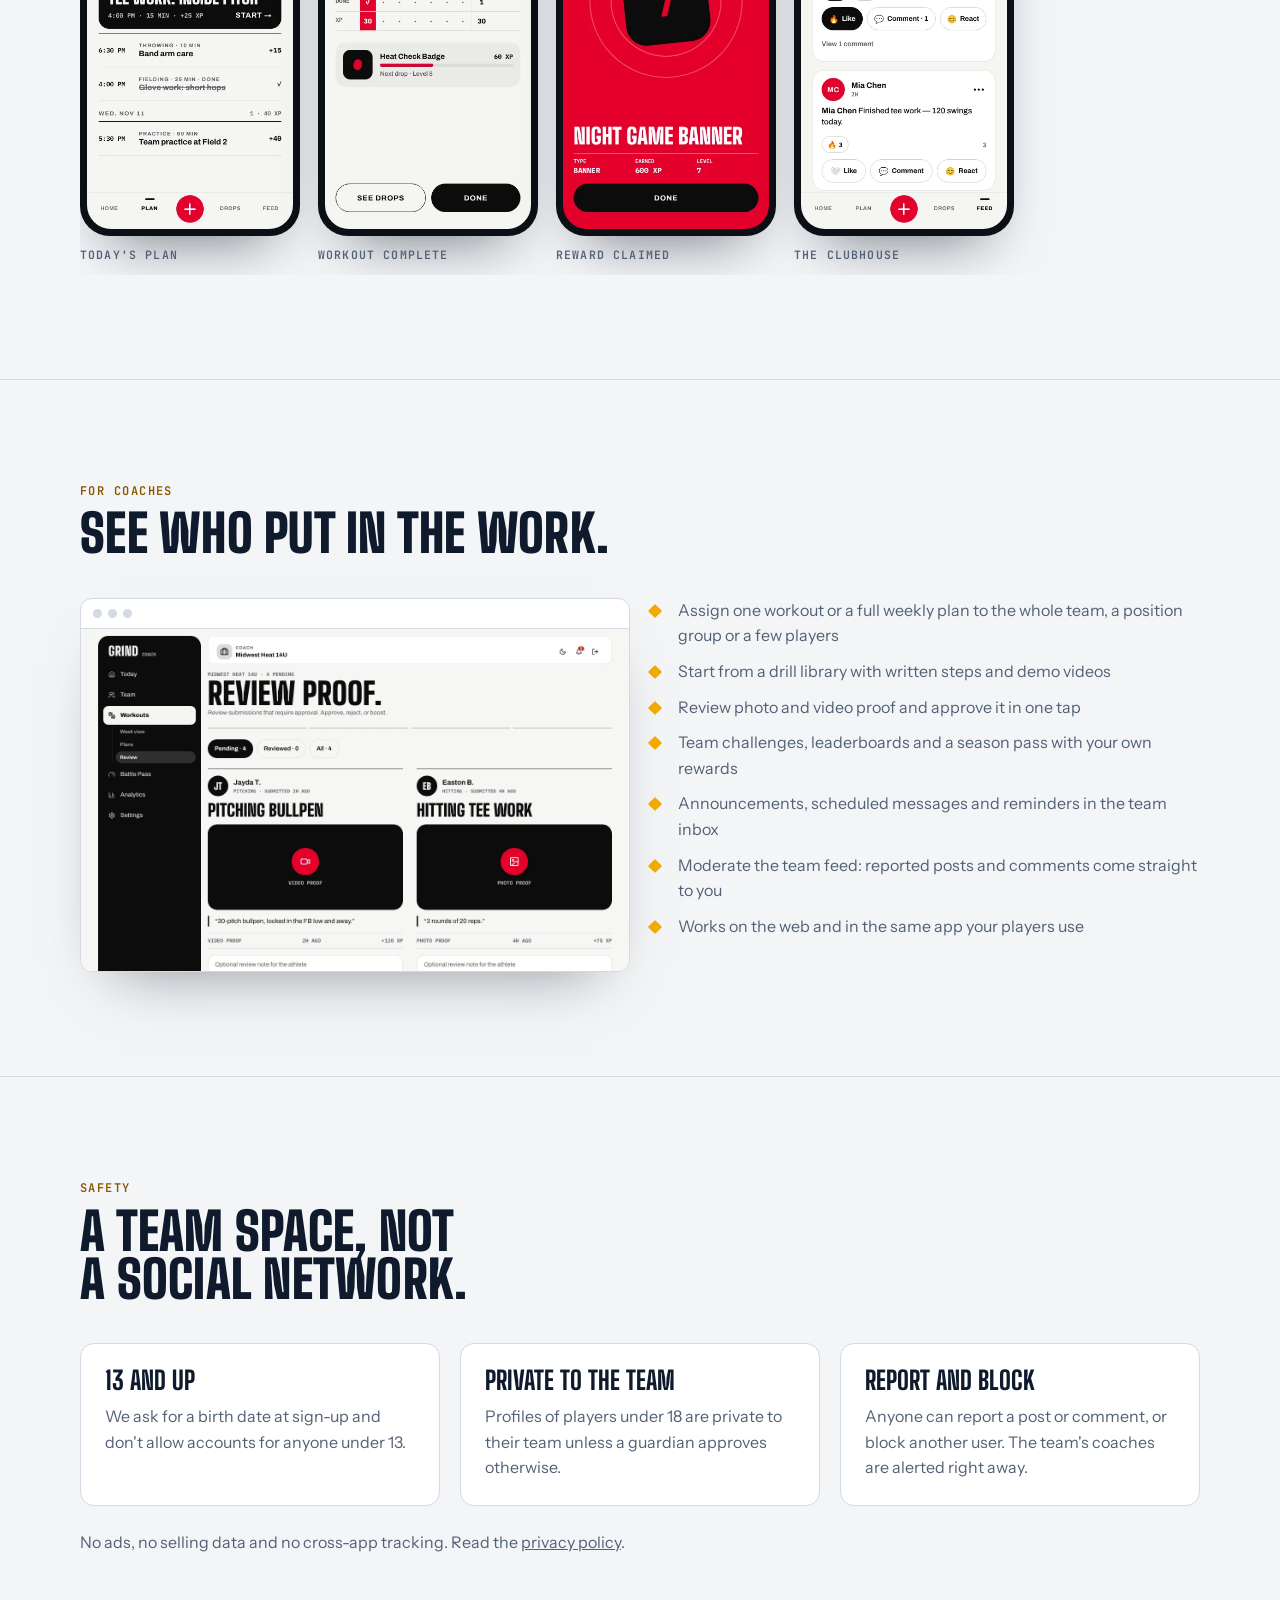
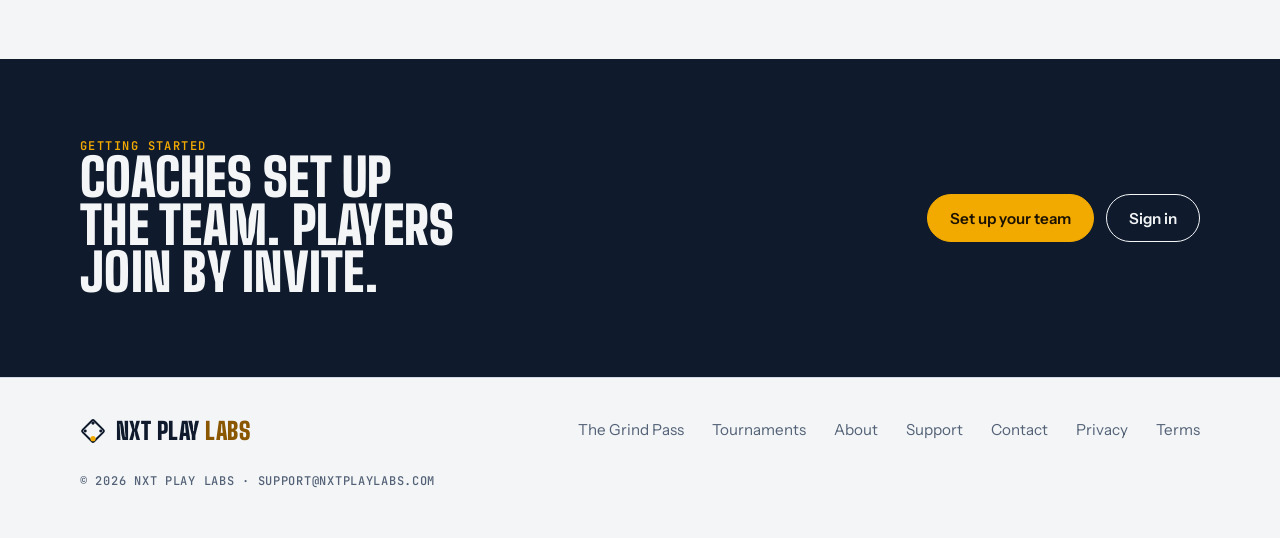
<file: grind-pass.html>
<!doctype html>
<html lang="en">
<head>
<meta charset="utf-8">
<meta name="viewport" content="width=device-width, initial-scale=1, viewport-fit=cover">
<title>The Grind Pass</title>
<meta name="claude:viewport-fit-sides" content="cover">
<meta name="description" content="The Grind Pass by NXT Play Labs: coaches plan the work, players do it, and every rep earns XP, streaks and rewards.">
<meta property="og:title" content="The Grind Pass">
<meta property="og:description" content="The Grind Pass by NXT Play Labs: coaches plan the work, players do it, and every rep earns XP, streaks and rewards.">
<meta property="og:type" content="website">
<link rel="icon" href="favicon.svg" type="image/svg+xml">
<link rel="preconnect" href="https://fonts.googleapis.com">
<link rel="preconnect" href="https://fonts.gstatic.com" crossorigin>
<link rel="stylesheet" href="https://fonts.googleapis.com/css2?family=Big+Shoulders+Display:wght@800;900&family=Instrument+Sans:wght@400;500;600;700&family=JetBrains+Mono:wght@500;600;700&display=swap">
<link rel="stylesheet" href="styles.css">
</head>
<body>
<header class="site-header">
  <div class="wrap">
    <a class="brand" href="index.html" aria-label="NXT Play Labs home"><svg class="brand-mark" viewBox="0 0 32 32" aria-hidden="true"><rect x="6" y="6" width="20" height="20" rx="2" transform="rotate(45 16 16)" fill="none" stroke="currentColor" stroke-width="2.5"/><circle cx="16" cy="25.5" r="3.2" fill="var(--bulb)"/><circle cx="16" cy="6.5" r="1.8" fill="currentColor"/><circle cx="6.5" cy="16" r="1.8" fill="currentColor"/><circle cx="25.5" cy="16" r="1.8" fill="currentColor"/></svg><span class="brand-name">NXT Play <span>Labs</span></span></a>
    <nav class="nav" aria-label="Main"><a href="grind-pass.html" aria-current="page">The Grind Pass</a><a href="tournaments.html">Tournaments</a><a href="about.html">About</a><a href="support.html">Support</a><a href="contact.html">Contact</a></nav>
  </div>
</header>
<main id="main">

<section class="hero">
  <div class="wrap hero-grid">
    <div class="hero-copy">
      <p class="label">From NXT Play Labs</p>
      <h1 class="display">The <span style="color:var(--grind)">Grind</span> Pass</h1>
      <p class="lede">The work between practices, planned by the coach and done by the player. Every rep earns XP. Every day keeps the streak alive. The team sees it all.</p>
      <div class="actions">
        <a class="btn grind" href="contact.html">Set up your team</a>
        <a class="btn secondary" href="https://app.nxtplaylabs.com/login">Sign in</a>
      </div>
    </div>
    <aside class="board" aria-label="A week on The Grind Pass">
      <div class="board-title"><span>This week · Tee work</span><span class="bulbs" aria-hidden="true"><i class="on"></i><i class="on"></i><i class="on"></i></span></div>
      <div class="linescore-wrap">
        <table class="linescore">
          <thead><tr><th scope="col">Day</th><th scope="col">M</th><th scope="col">T</th><th scope="col">W</th><th scope="col">T</th><th scope="col">F</th><th scope="col">S</th><th scope="col">S</th><th scope="col" class="tot">Tot</th></tr></thead>
          <tbody>
            <tr><td>Done</td><td class="hot">✓</td><td class="hot">✓</td><td class="hot">✓</td><td>·</td><td class="hot">✓</td><td>·</td><td>·</td><td class="tot">4</td></tr>
            <tr><td>XP</td><td class="hot">30</td><td class="hot">25</td><td class="hot">40</td><td>·</td><td class="hot">30</td><td>·</td><td>·</td><td class="tot">125</td></tr>
          </tbody>
        </table>
      </div>
      <dl>
        <div class="board-row"><dt>Streak</dt><dd>3 days</dd></div>
        <div class="board-row"><dt>Next drop</dt><dd>Level 8 badge</dd></div>
      </dl>
    </aside>
  </div>
</section>

<section class="section" aria-labelledby="loop-h">
  <div class="wrap">
    <div class="section-head">
      <p class="label">The daily loop</p>
      <h2 id="loop-h" class="display">Plan. Train. Prove. Earn. Team.</h2>
      <p class="muted">Every day on The Grind Pass runs the same five steps.</p>
    </div>
    <ol class="loop">
      <li><h3>Plan</h3><p>The coach assigns workouts or a weekly plan from the drill library.</p></li>
      <li><h3>Train</h3><p>Players see today's work on their phone and get a reminder when it's time.</p></li>
      <li><h3>Prove</h3><p>They log it, with a photo or video when the coach asks for proof.</p></li>
      <li><h3>Earn</h3><p>XP, streaks and levels unlock badges and rewards along the season pass.</p></li>
      <li><h3>Team</h3><p>Wins land in the Clubhouse feed, where teammates react and cheer.</p></li>
    </ol>
  </div>
</section>

<section class="section" aria-labelledby="players-h">
  <div class="wrap">
    <div class="section-head">
      <p class="label">For players</p>
      <h2 id="players-h" class="display">Your work, on the scoreboard.</h2>
    </div>
    <div class="phone-row">
      <figure><div class="phone"><img src="assets/shots/plan.webp" alt="The Plan screen showing today's workouts and the week strip" width="390" height="844" loading="lazy"></div><figcaption>Today's plan</figcaption></figure>
      <figure><div class="phone"><img src="assets/shots/complete.webp" alt="Workout complete screen showing plus 25 XP and a six-day streak" width="390" height="844" loading="lazy"></div><figcaption>Workout complete</figcaption></figure>
      <figure><div class="phone"><img src="assets/shots/claimed.webp" alt="Reward claimed screen" width="390" height="844" loading="lazy"></div><figcaption>Reward claimed</figcaption></figure>
      <figure><div class="phone"><img src="assets/shots/clubhouse.webp" alt="The Clubhouse team feed" width="390" height="844" loading="lazy"></div><figcaption>The Clubhouse</figcaption></figure>
    </div>
  </div>
</section>

<section class="section" aria-labelledby="coaches-h">
  <div class="wrap">
    <div class="section-head">
      <p class="label">For coaches</p>
      <h2 id="coaches-h" class="display">See who put in the work.</h2>
    </div>
    <div class="grid-2" style="align-items:start">
      <div class="browser"><div class="browser-bar" aria-hidden="true"><i></i><i></i><i></i></div><img src="assets/shots/coach-web-review.webp" alt="The coach console's Review proof page on the web" width="1280" height="800" loading="lazy"></div>
      <ul class="ticks">
        <li>Assign one workout or a full weekly plan to the whole team, a position group or a few players</li>
        <li>Start from a drill library with written steps and demo videos</li>
        <li>Review photo and video proof and approve it in one tap</li>
        <li>Team challenges, leaderboards and a season pass with your own rewards</li>
        <li>Announcements, scheduled messages and reminders in the team inbox</li>
        <li>Moderate the team feed: reported posts and comments come straight to you</li>
        <li>Works on the web and in the same app your players use</li>
      </ul>
    </div>
  </div>
</section>

<section class="section" aria-labelledby="safety-h">
  <div class="wrap">
    <div class="section-head">
      <p class="label">Safety</p>
      <h2 id="safety-h" class="display">A team space, not a social network.</h2>
    </div>
    <div class="grid-3">
      <div class="tile"><h3>13 and up</h3><p>We ask for a birth date at sign-up and don't allow accounts for anyone under 13.</p></div>
      <div class="tile"><h3>Private to the team</h3><p>Profiles of players under 18 are private to their team unless a guardian approves otherwise.</p></div>
      <div class="tile"><h3>Report and block</h3><p>Anyone can report a post or comment, or block another user. The team's coaches are alerted right away.</p></div>
    </div>
    <p class="muted" style="margin-top:24px">No ads, no selling data and no cross-app tracking. Read the <a href="https://app.nxtplaylabs.com/privacy">privacy policy</a>.</p>
  </div>
</section>

<section class="band" aria-labelledby="gp-cta-h">
  <div class="wrap">
    <div>
      <p class="label">Getting started</p>
      <h2 id="gp-cta-h" class="display">Coaches set up the team. Players join by invite.</h2>
    </div>
    <div class="actions">
      <a class="btn" href="contact.html">Set up your team</a>
      <a class="btn secondary" href="https://app.nxtplaylabs.com/login">Sign in</a>
    </div>
  </div>
</section>

</main>
<footer class="site-footer">
  <div class="wrap">
    <div class="footer-top">
      <a class="brand" href="index.html" aria-label="NXT Play Labs home"><svg class="brand-mark" viewBox="0 0 32 32" aria-hidden="true"><rect x="6" y="6" width="20" height="20" rx="2" transform="rotate(45 16 16)" fill="none" stroke="currentColor" stroke-width="2.5"/><circle cx="16" cy="25.5" r="3.2" fill="var(--bulb)"/><circle cx="16" cy="6.5" r="1.8" fill="currentColor"/><circle cx="6.5" cy="16" r="1.8" fill="currentColor"/><circle cx="25.5" cy="16" r="1.8" fill="currentColor"/></svg><span class="brand-name">NXT Play <span>Labs</span></span></a>
      <nav class="footer-links" aria-label="Footer">
        <a href="grind-pass.html">The Grind Pass</a>
        <a href="tournaments.html">Tournaments</a>
        <a href="about.html">About</a>
        <a href="support.html">Support</a>
        <a href="contact.html">Contact</a>
        <a href="https://app.nxtplaylabs.com/privacy">Privacy</a>
        <a href="https://app.nxtplaylabs.com/terms">Terms</a>
      </nav>
    </div>
    <p class="footer-small">© <span data-year>2026</span> NXT Play Labs · support@nxtplaylabs.com</p>
  </div>
</footer>
<script src="site.js"></script>
</body>
</html>
</file>
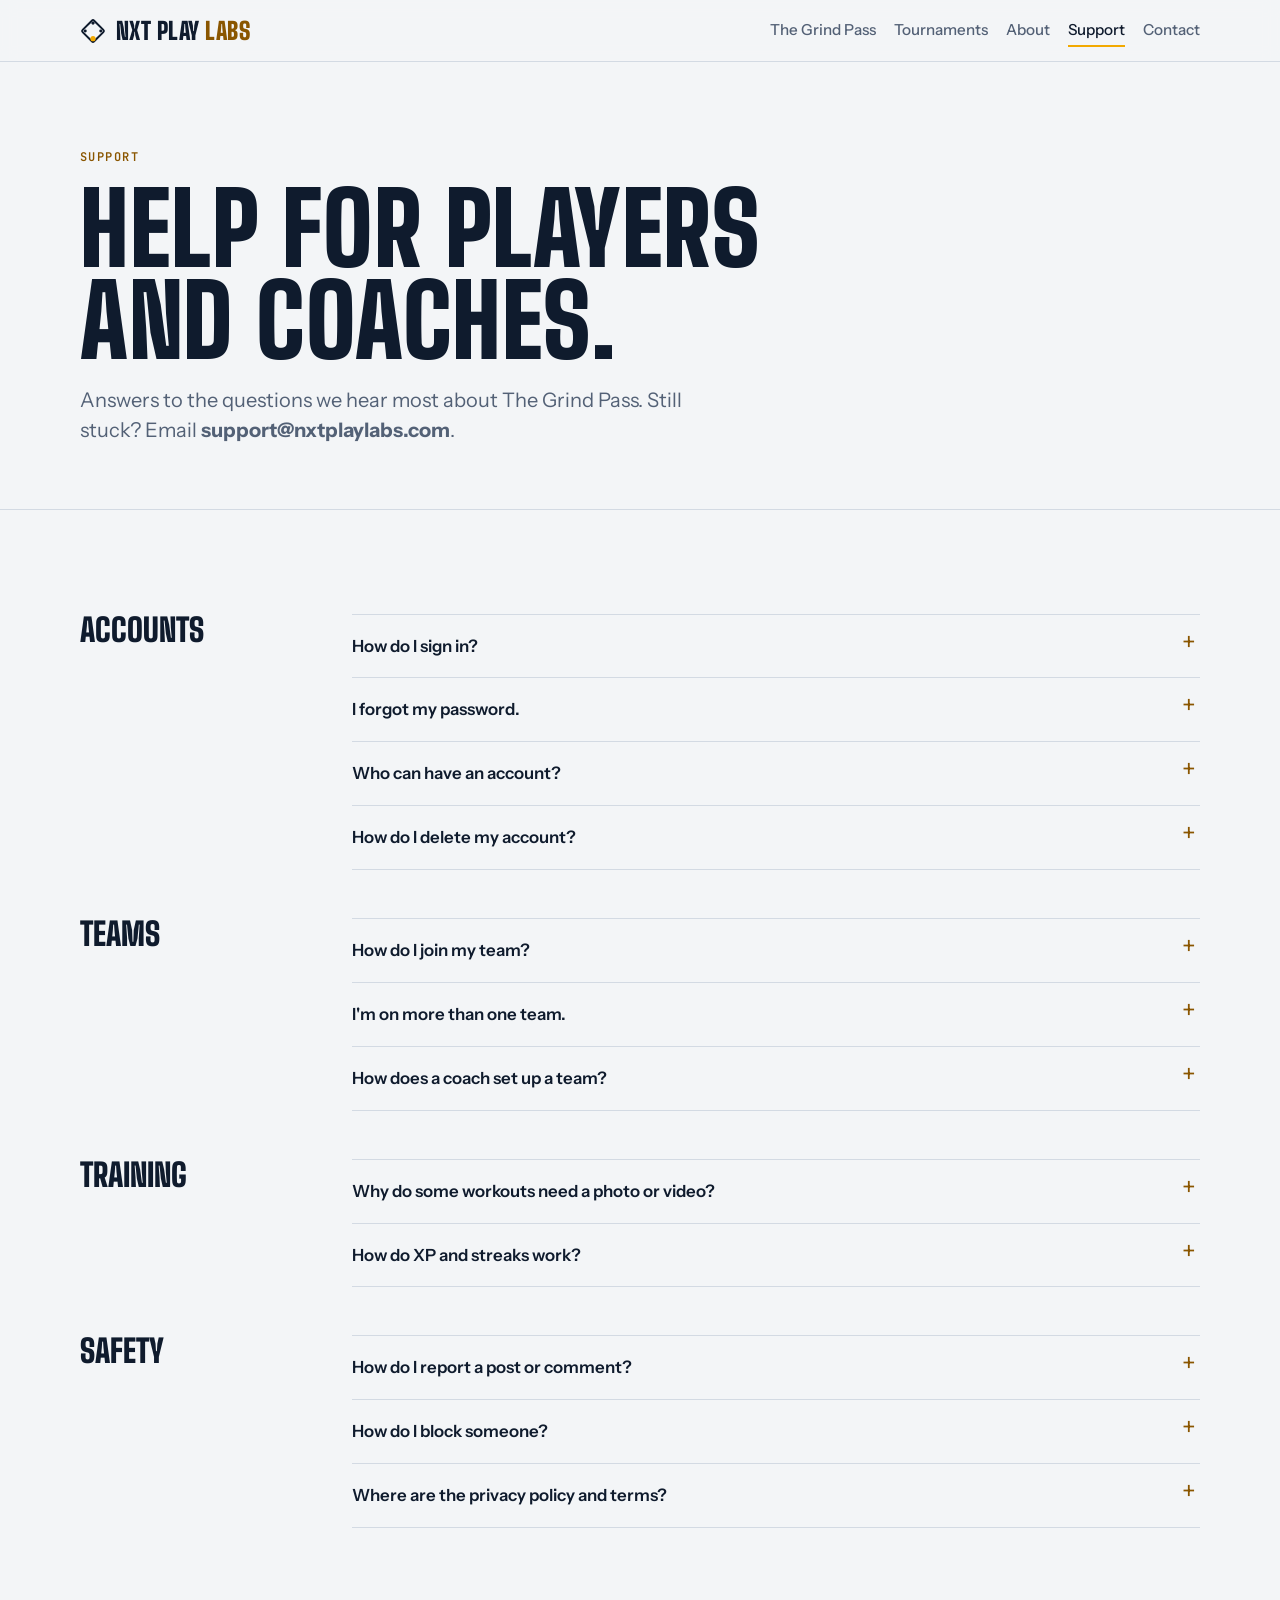
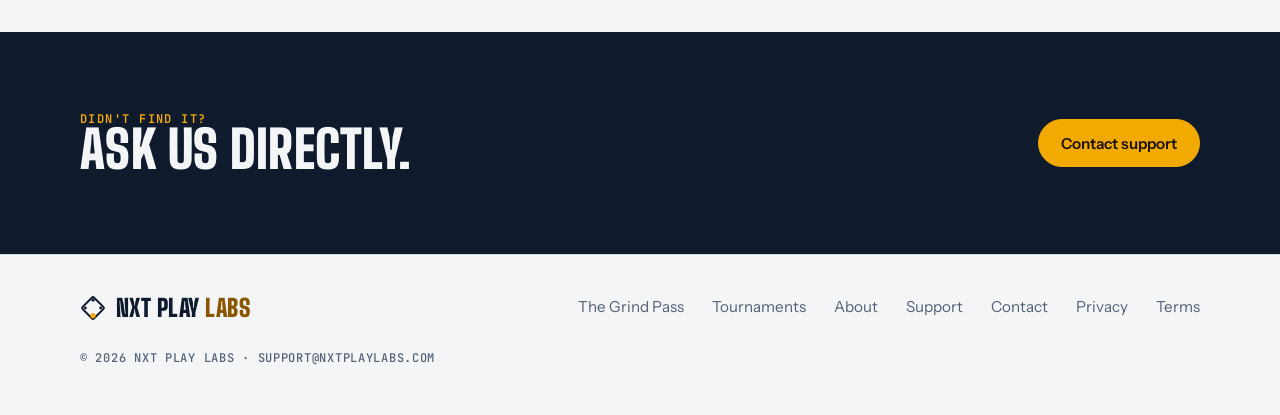
<file: support.html>
<!doctype html>
<html lang="en">
<head>
<meta charset="utf-8">
<meta name="viewport" content="width=device-width, initial-scale=1, viewport-fit=cover">
<title>Support · NXT Play Labs</title>
<meta name="claude:viewport-fit-sides" content="cover">
<meta name="description" content="Help with The Grind Pass: accounts, teams, training, safety and deleting your account.">
<meta property="og:title" content="Support · NXT Play Labs">
<meta property="og:description" content="Help with The Grind Pass: accounts, teams, training, safety and deleting your account.">
<meta property="og:type" content="website">
<link rel="icon" href="favicon.svg" type="image/svg+xml">
<link rel="preconnect" href="https://fonts.googleapis.com">
<link rel="preconnect" href="https://fonts.gstatic.com" crossorigin>
<link rel="stylesheet" href="https://fonts.googleapis.com/css2?family=Big+Shoulders+Display:wght@800;900&family=Instrument+Sans:wght@400;500;600;700&family=JetBrains+Mono:wght@500;600;700&display=swap">
<link rel="stylesheet" href="styles.css">
</head>
<body>
<header class="site-header">
  <div class="wrap">
    <a class="brand" href="index.html" aria-label="NXT Play Labs home"><svg class="brand-mark" viewBox="0 0 32 32" aria-hidden="true"><rect x="6" y="6" width="20" height="20" rx="2" transform="rotate(45 16 16)" fill="none" stroke="currentColor" stroke-width="2.5"/><circle cx="16" cy="25.5" r="3.2" fill="var(--bulb)"/><circle cx="16" cy="6.5" r="1.8" fill="currentColor"/><circle cx="6.5" cy="16" r="1.8" fill="currentColor"/><circle cx="25.5" cy="16" r="1.8" fill="currentColor"/></svg><span class="brand-name">NXT Play <span>Labs</span></span></a>
    <nav class="nav" aria-label="Main"><a href="grind-pass.html">The Grind Pass</a><a href="tournaments.html">Tournaments</a><a href="about.html">About</a><a href="support.html" aria-current="page">Support</a><a href="contact.html">Contact</a></nav>
  </div>
</header>
<main id="main">

<section class="page-hero">
  <div class="wrap">
    <p class="label">Support</p>
    <h1 class="display">Help for players and coaches.</h1>
    <p class="lede">Answers to the questions we hear most about The Grind Pass. Still stuck? Email <strong>support@nxtplaylabs.com</strong>.</p>
  </div>
</section>
<section class="section">
  <div class="wrap faq-groups"><div class="faq-group"><h2>Accounts</h2><div class="faq"><details><summary>How do I sign in?</summary><div class="answer"><p>Use the email and password you signed up with, in the app or at <a href="https://app.nxtplaylabs.com/login">app.nxtplaylabs.com</a>. It's the same account on every device.</p></div></details><details><summary>I forgot my password.</summary><div class="answer"><p>Tap “Forgot password” on the sign-in screen, or go to <a href="https://app.nxtplaylabs.com/forgot-password">app.nxtplaylabs.com/forgot-password</a>. We'll email you a reset link.</p></div></details><details><summary>Who can have an account?</summary><div class="answer"><p>The Grind Pass is for people 13 and older. We ask for a birth date when you sign up, or the first time you open the app if a coach invited you.</p></div></details><details><summary>How do I delete my account?</summary><div class="answer"><p>In the app: Profile → Settings → Delete account. Coaches: Settings → Delete account. You can also do it on the web at <a href="https://app.nxtplaylabs.com/delete-account">app.nxtplaylabs.com/delete-account</a>, or email support@nxtplaylabs.com from the address on your account.</p><p>Deleting removes your profile, training history, posts and uploads. Workouts and plans a coach made for the team stay with the team.</p></div></details></div></div><div class="faq-group"><h2>Teams</h2><div class="faq"><details><summary>How do I join my team?</summary><div class="answer"><p>Your coach sends an invite link or gives you a team code. Open the link, or enter the code in the app, and you'll land on your team.</p></div></details><details><summary>I'm on more than one team.</summary><div class="answer"><p>You can belong to several teams with one account and switch between them in the app.</p></div></details><details><summary>How does a coach set up a team?</summary><div class="answer"><p>Email us to get your team set up. Once it's ready you can invite players and assistant coaches from the coach console or the app.</p></div></details></div></div><div class="faq-group"><h2>Training</h2><div class="faq"><details><summary>Why do some workouts need a photo or video?</summary><div class="answer"><p>Coaches can ask for proof on any workout. Upload a photo or short video when you finish, and your coach reviews it.</p></div></details><details><summary>How do XP and streaks work?</summary><div class="answer"><p>Finishing a workout earns XP. Training on back-to-back days builds your streak. XP moves you up levels in your team's season pass, which unlock badges and rewards.</p></div></details></div></div><div class="faq-group"><h2>Safety</h2><div class="faq"><details><summary>How do I report a post or comment?</summary><div class="answer"><p>In the app, tap ••• on a post, or press and hold a comment, then choose Report. On the web, use the Report link. Your team's coaches are alerted right away.</p></div></details><details><summary>How do I block someone?</summary><div class="answer"><p>Use the same menu and choose Block. You won't see their posts or comments anymore. You can unblock people from Profile → Settings.</p></div></details><details><summary>Where are the privacy policy and terms?</summary><div class="answer"><p>Read the <a href="https://app.nxtplaylabs.com/privacy">privacy policy</a> and the <a href="https://app.nxtplaylabs.com/terms">terms of use</a>.</p></div></details></div></div></div>
</section>
<section class="band" aria-labelledby="support-cta-h">
  <div class="wrap">
    <div>
      <p class="label">Didn't find it?</p>
      <h2 id="support-cta-h" class="display">Ask us directly.</h2>
    </div>
    <div class="actions"><a class="btn" href="contact.html">Contact support</a></div>
  </div>
</section>

</main>
<footer class="site-footer">
  <div class="wrap">
    <div class="footer-top">
      <a class="brand" href="index.html" aria-label="NXT Play Labs home"><svg class="brand-mark" viewBox="0 0 32 32" aria-hidden="true"><rect x="6" y="6" width="20" height="20" rx="2" transform="rotate(45 16 16)" fill="none" stroke="currentColor" stroke-width="2.5"/><circle cx="16" cy="25.5" r="3.2" fill="var(--bulb)"/><circle cx="16" cy="6.5" r="1.8" fill="currentColor"/><circle cx="6.5" cy="16" r="1.8" fill="currentColor"/><circle cx="25.5" cy="16" r="1.8" fill="currentColor"/></svg><span class="brand-name">NXT Play <span>Labs</span></span></a>
      <nav class="footer-links" aria-label="Footer">
        <a href="grind-pass.html">The Grind Pass</a>
        <a href="tournaments.html">Tournaments</a>
        <a href="about.html">About</a>
        <a href="support.html">Support</a>
        <a href="contact.html">Contact</a>
        <a href="https://app.nxtplaylabs.com/privacy">Privacy</a>
        <a href="https://app.nxtplaylabs.com/terms">Terms</a>
      </nav>
    </div>
    <p class="footer-small">© <span data-year>2026</span> NXT Play Labs · support@nxtplaylabs.com</p>
  </div>
</footer>
<script src="site.js"></script>
</body>
</html>
</file>
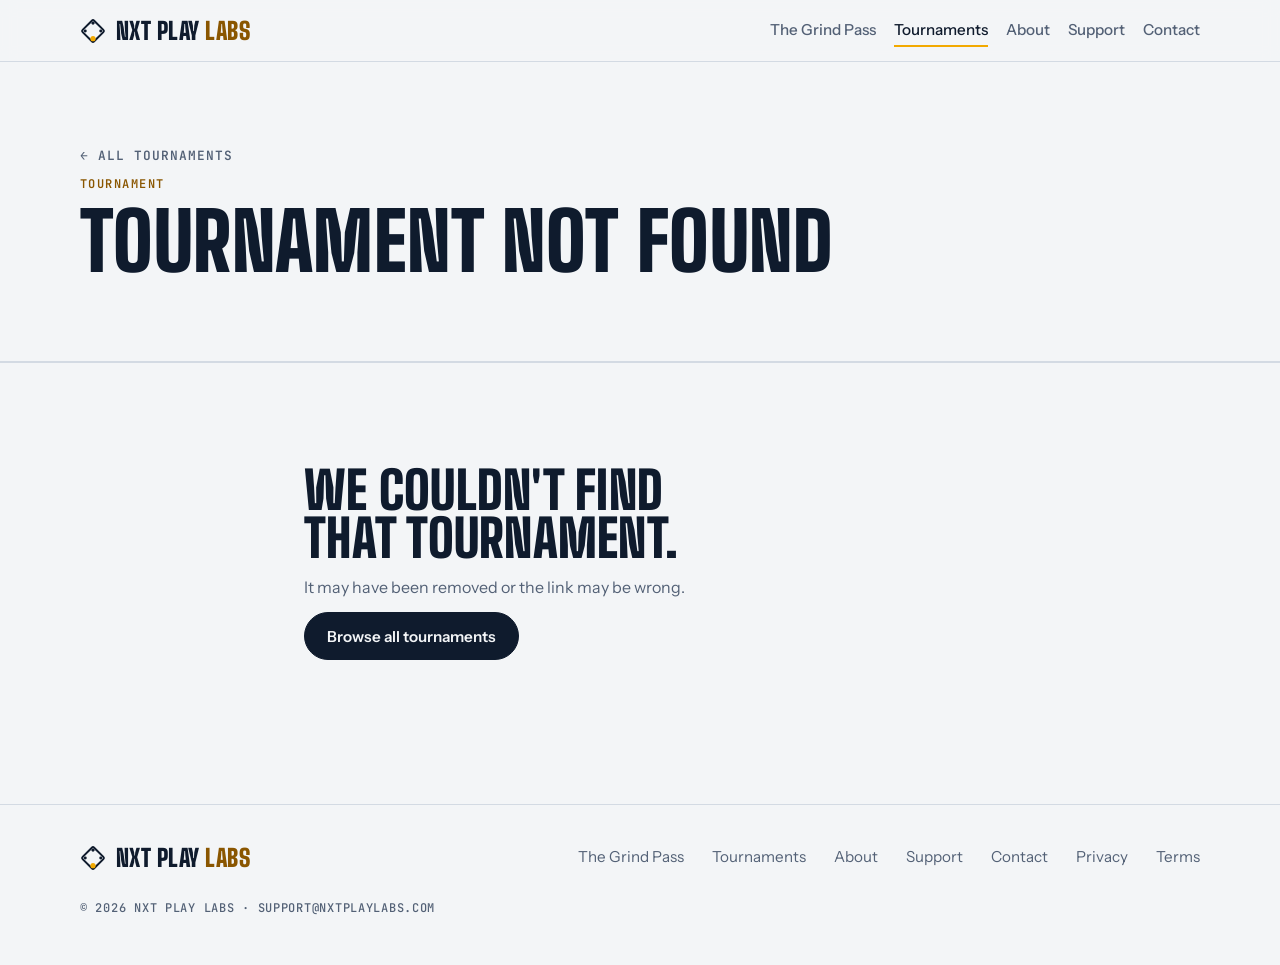
<file: tournament.html>
<!doctype html>
<html lang="en">
<head>
<meta charset="utf-8"><base href="/">
<meta name="viewport" content="width=device-width, initial-scale=1, viewport-fit=cover">
<title>Tournament · NXT Play Labs</title>
<meta name="claude:viewport-fit-sides" content="cover">
<meta name="description" content="Dates, location, cost and sanctioning body for a youth baseball or softball tournament.">
<meta property="og:title" content="Tournament · NXT Play Labs">
<meta property="og:description" content="Dates, location, cost and sanctioning body for a youth baseball or softball tournament.">
<meta property="og:type" content="website">
<link rel="icon" href="favicon.svg" type="image/svg+xml">
<link rel="preconnect" href="https://fonts.googleapis.com">
<link rel="preconnect" href="https://fonts.gstatic.com" crossorigin>
<link rel="stylesheet" href="https://fonts.googleapis.com/css2?family=Big+Shoulders+Display:wght@800;900&family=Instrument+Sans:wght@400;500;600;700&family=JetBrains+Mono:wght@500;600;700&display=swap">
<link rel="stylesheet" href="styles.css">
</head>
<body>
<header class="site-header">
  <div class="wrap">
    <a class="brand" href="index.html" aria-label="NXT Play Labs home"><svg class="brand-mark" viewBox="0 0 32 32" aria-hidden="true"><rect x="6" y="6" width="20" height="20" rx="2" transform="rotate(45 16 16)" fill="none" stroke="currentColor" stroke-width="2.5"/><circle cx="16" cy="25.5" r="3.2" fill="var(--bulb)"/><circle cx="16" cy="6.5" r="1.8" fill="currentColor"/><circle cx="6.5" cy="16" r="1.8" fill="currentColor"/><circle cx="25.5" cy="16" r="1.8" fill="currentColor"/></svg><span class="brand-name">NXT Play <span>Labs</span></span></a>
    <nav class="nav" aria-label="Main"><a href="grind-pass.html">The Grind Pass</a><a href="tournaments.html" aria-current="page">Tournaments</a><a href="about.html">About</a><a href="support.html">Support</a><a href="contact.html">Contact</a></nav>
  </div>
</header>
<main id="main">

<section class="page-hero td-hero">
  <div class="wrap">
    <a class="td-back" href="tournaments">← All tournaments</a>
    <p class="label" id="td-kicker">Tournament</p>
    <h1 class="display" id="td-title">Loading…</h1>
    <ul class="tf-tags td-tags" id="td-tags" aria-label="Sport and sanctioning body"></ul>
  </div>
</section>
<section class="section td" id="td-body" hidden>
  <div class="wrap td-layout">
    <div class="td-main">
      <p class="tf-notice" id="td-ended" hidden>This tournament has ended.</p>
      <p class="tf-notice" id="td-sample" hidden>Sample listing. Real events are coming soon.</p>
      <dl class="td-facts">
        <div><dt>Dates</dt><dd id="td-dates"></dd></div>
        <div><dt>Location</dt><dd id="td-location"></dd></div>
        <div><dt>Cost</dt><dd id="td-cost"></dd></div>
        <div><dt>Sanctioned by</dt><dd id="td-sanction"></dd></div>
        <div><dt>Sport</dt><dd id="td-sport"></dd></div>
        <div><dt>Age groups</dt><dd id="td-ages"></dd></div>
        <div id="td-format-row"><dt>Format</dt><dd id="td-format"></dd></div>
        <div id="td-organizer-row"><dt>Organizer</dt><dd id="td-organizer"></dd></div>
      </dl>
      <div class="actions" id="td-actions"></div>
      <p class="muted td-source" id="td-source" hidden></p>
    </div>
    <aside class="board" aria-label="Tournament at a glance">
      <div class="board-title"><span>Scoreboard</span><span class="bulbs" aria-hidden="true"><i class="on"></i><i class="on"></i><i class="on"></i></span></div>
      <dl id="td-board"></dl>
    </aside>
  </div>
</section>
<section class="section" id="td-missing" hidden>
  <div class="wrap section-head">
    <h2 class="display">We couldn't find that tournament.</h2>
    <p class="muted">It may have been removed or the link may be wrong.</p>
    <div class="actions"><a class="btn" href="tournaments">Browse all tournaments</a></div>
  </div>
</section>

</main>
<footer class="site-footer">
  <div class="wrap">
    <div class="footer-top">
      <a class="brand" href="index.html" aria-label="NXT Play Labs home"><svg class="brand-mark" viewBox="0 0 32 32" aria-hidden="true"><rect x="6" y="6" width="20" height="20" rx="2" transform="rotate(45 16 16)" fill="none" stroke="currentColor" stroke-width="2.5"/><circle cx="16" cy="25.5" r="3.2" fill="var(--bulb)"/><circle cx="16" cy="6.5" r="1.8" fill="currentColor"/><circle cx="6.5" cy="16" r="1.8" fill="currentColor"/><circle cx="25.5" cy="16" r="1.8" fill="currentColor"/></svg><span class="brand-name">NXT Play <span>Labs</span></span></a>
      <nav class="footer-links" aria-label="Footer">
        <a href="grind-pass.html">The Grind Pass</a>
        <a href="tournaments.html">Tournaments</a>
        <a href="about.html">About</a>
        <a href="support.html">Support</a>
        <a href="contact.html">Contact</a>
        <a href="https://app.nxtplaylabs.com/privacy">Privacy</a>
        <a href="https://app.nxtplaylabs.com/terms">Terms</a>
      </nav>
    </div>
    <p class="footer-small">© <span data-year>2026</span> NXT Play Labs · support@nxtplaylabs.com</p>
  </div>
</footer>
<script src="site.js"></script>
<script src="tournaments.js" defer></script>
<script src="tournament.js" defer></script>
</body>
</html>
</file>
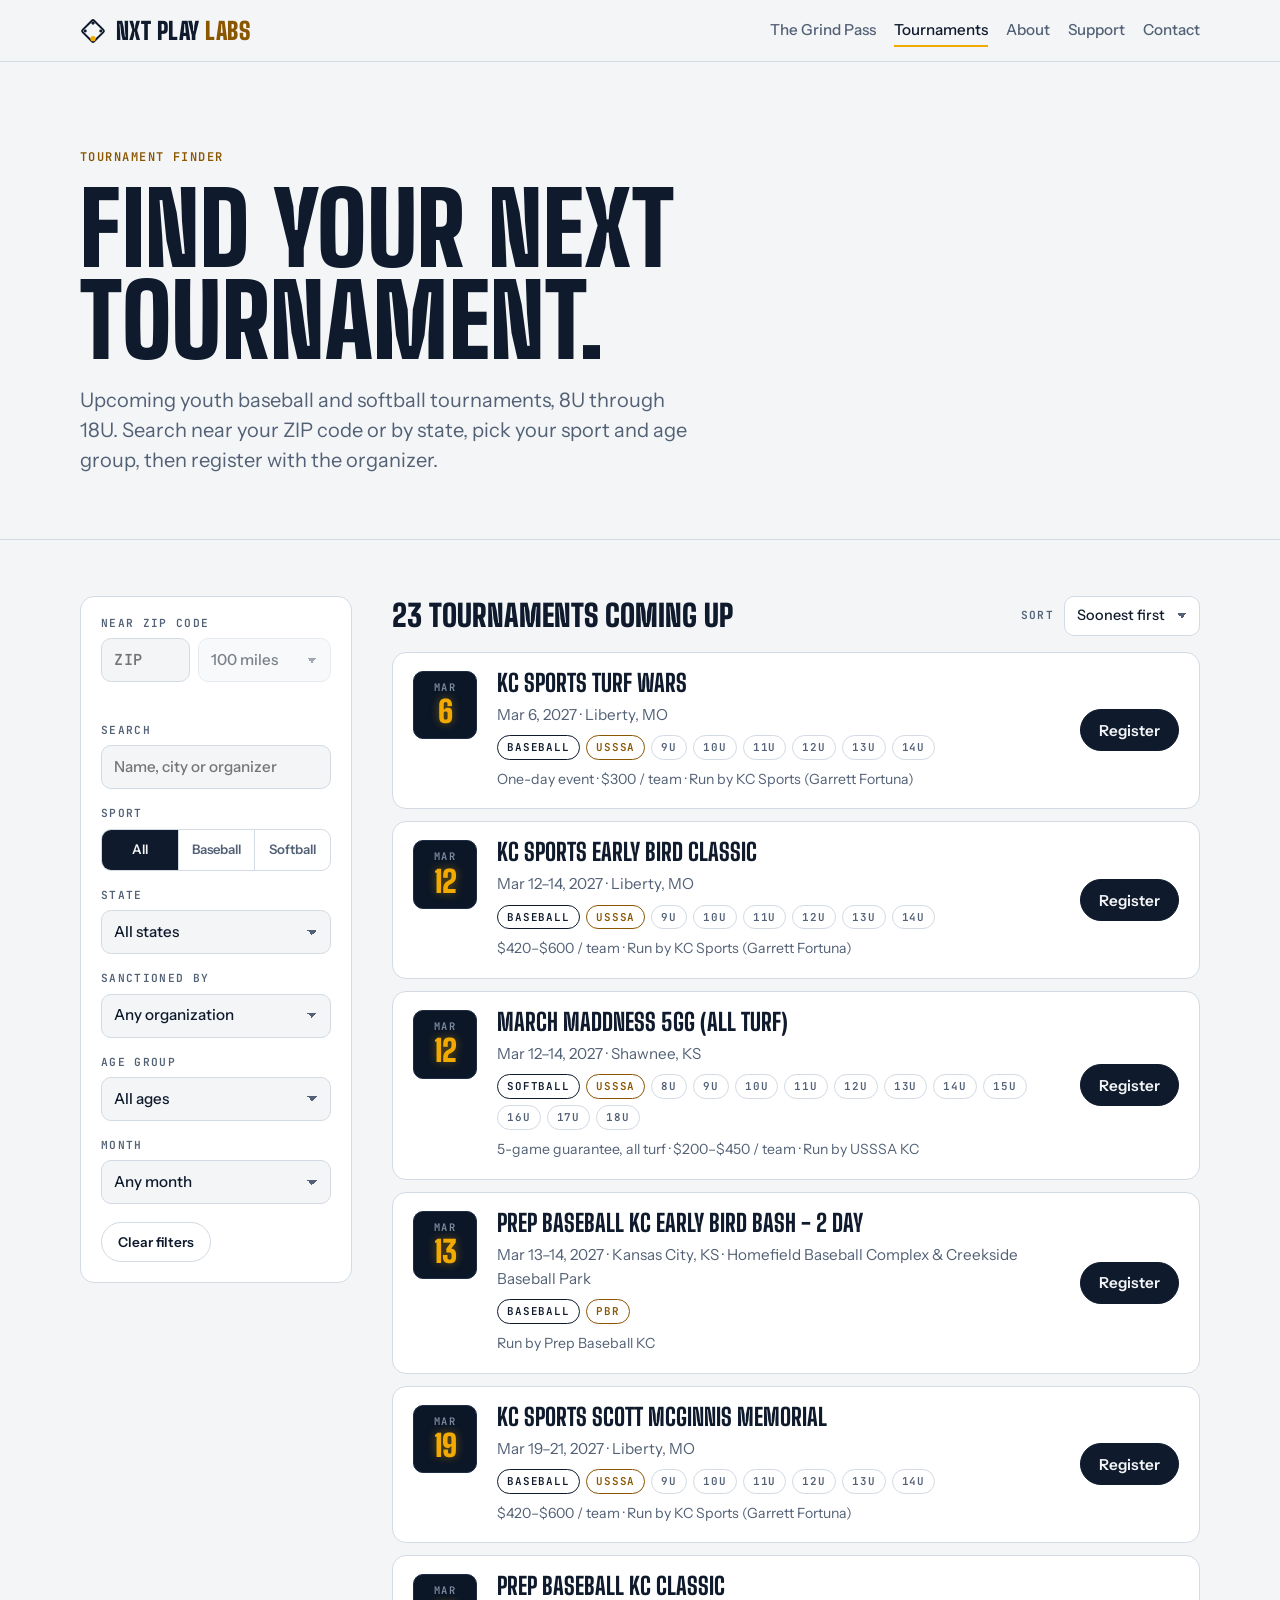
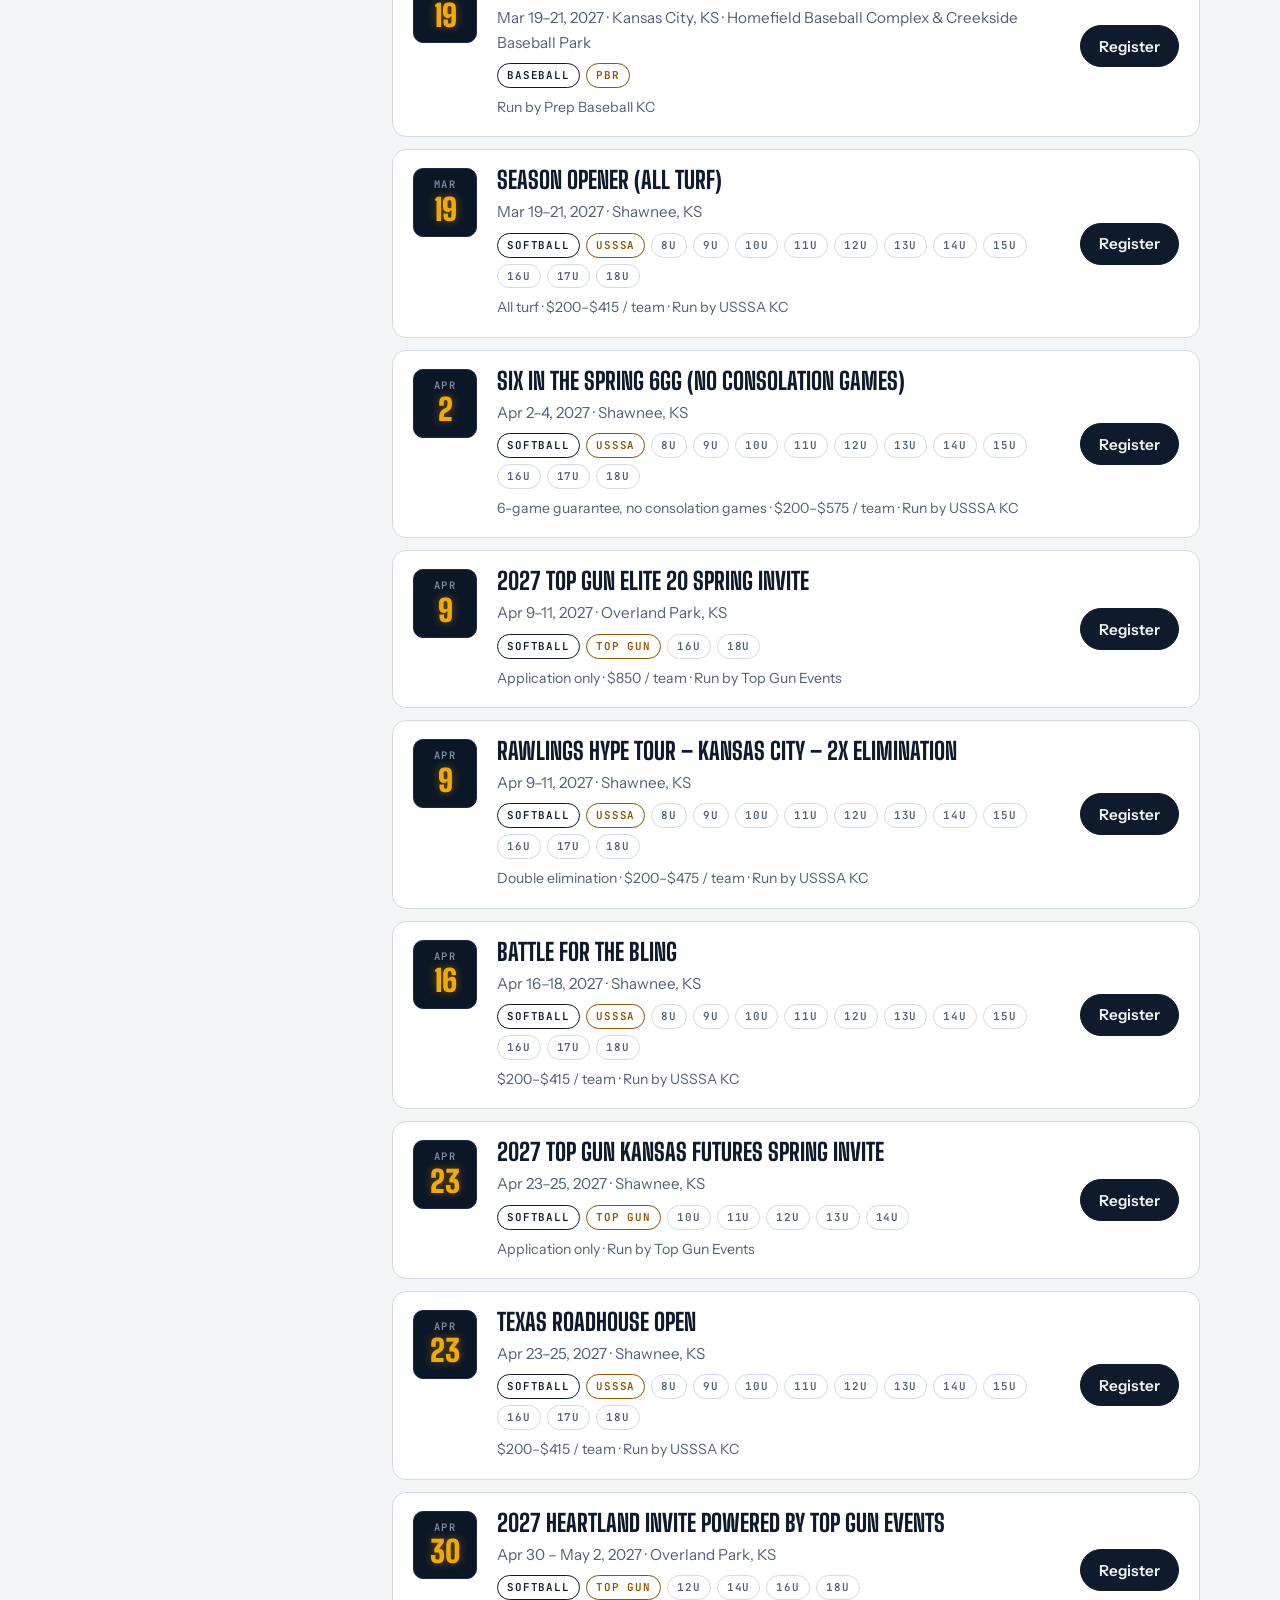
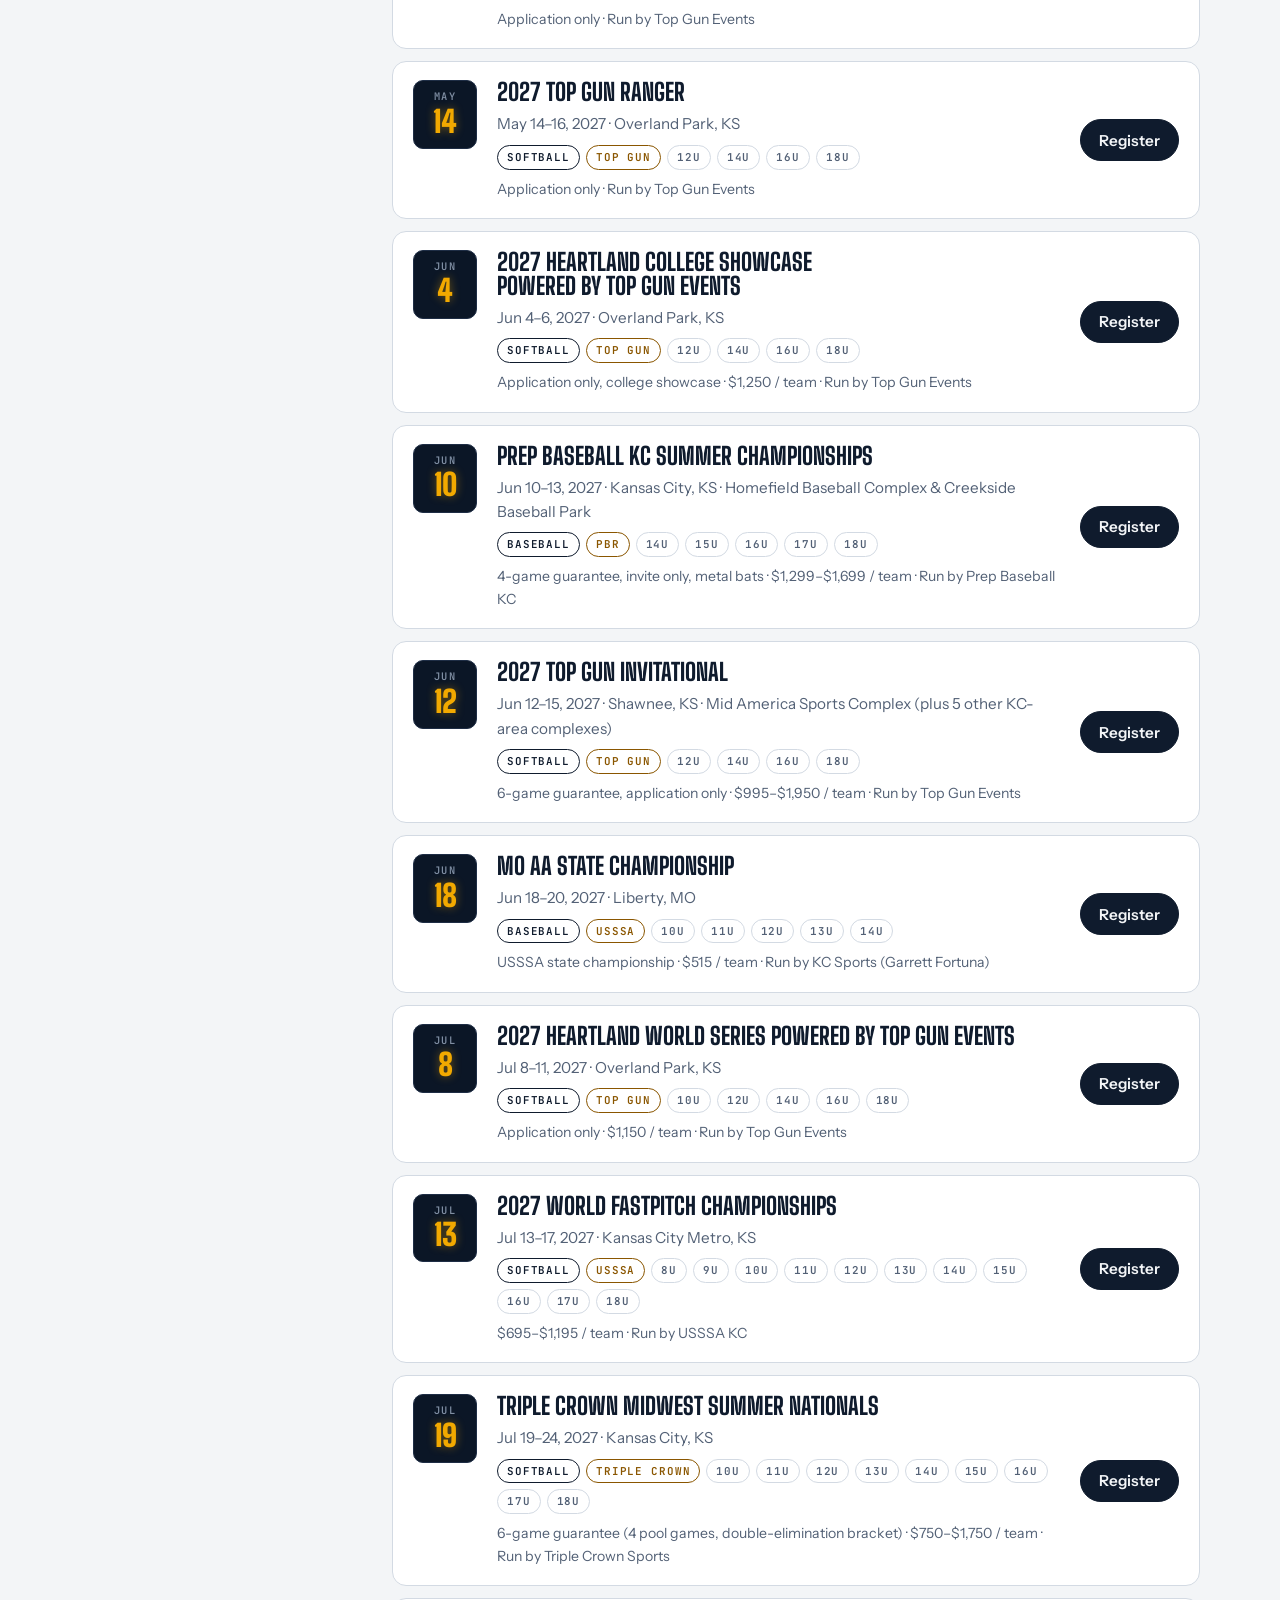
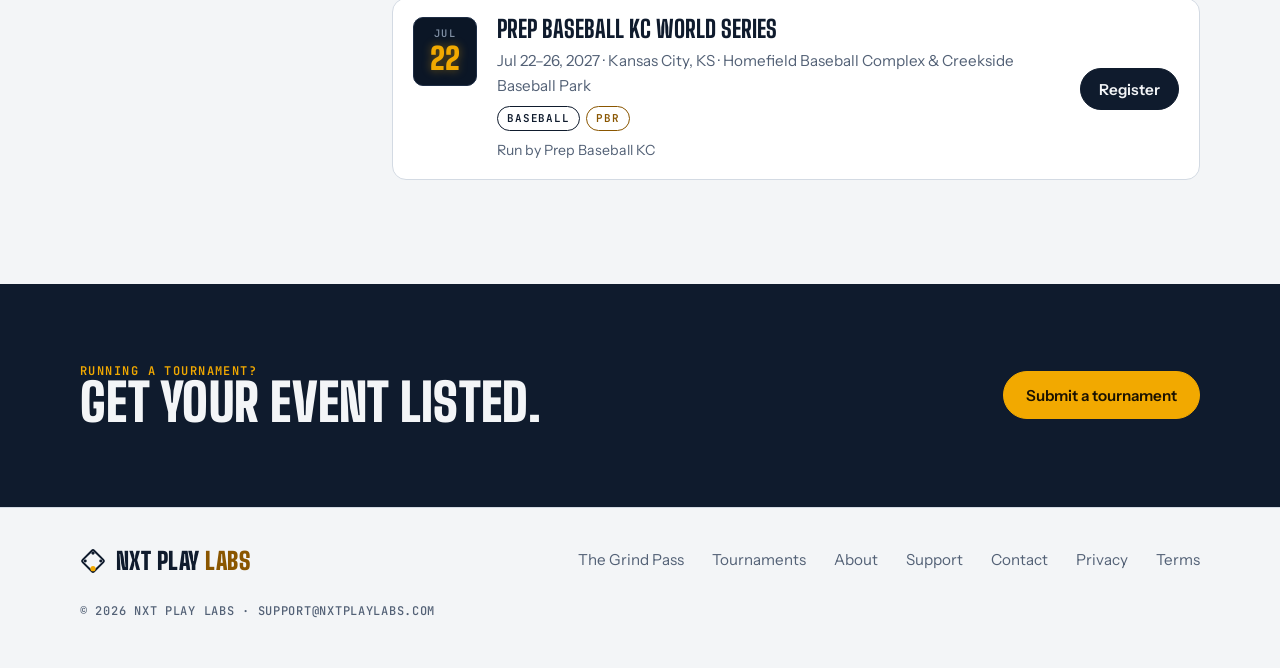
<file: tournaments.html>
<!doctype html>
<html lang="en">
<head>
<meta charset="utf-8">
<meta name="viewport" content="width=device-width, initial-scale=1, viewport-fit=cover">
<title>Tournament Finder · NXT Play Labs</title>
<meta name="claude:viewport-fit-sides" content="cover">
<meta name="description" content="Find upcoming youth baseball and softball tournaments by sport, state, age group and month.">
<meta property="og:title" content="Tournament Finder · NXT Play Labs">
<meta property="og:description" content="Find upcoming youth baseball and softball tournaments by sport, state, age group and month.">
<meta property="og:type" content="website">
<link rel="icon" href="favicon.svg" type="image/svg+xml">
<link rel="preconnect" href="https://fonts.googleapis.com">
<link rel="preconnect" href="https://fonts.gstatic.com" crossorigin>
<link rel="stylesheet" href="https://fonts.googleapis.com/css2?family=Big+Shoulders+Display:wght@800;900&family=Instrument+Sans:wght@400;500;600;700&family=JetBrains+Mono:wght@500;600;700&display=swap">
<link rel="stylesheet" href="styles.css">
</head>
<body>
<header class="site-header">
  <div class="wrap">
    <a class="brand" href="index.html" aria-label="NXT Play Labs home"><svg class="brand-mark" viewBox="0 0 32 32" aria-hidden="true"><rect x="6" y="6" width="20" height="20" rx="2" transform="rotate(45 16 16)" fill="none" stroke="currentColor" stroke-width="2.5"/><circle cx="16" cy="25.5" r="3.2" fill="var(--bulb)"/><circle cx="16" cy="6.5" r="1.8" fill="currentColor"/><circle cx="6.5" cy="16" r="1.8" fill="currentColor"/><circle cx="25.5" cy="16" r="1.8" fill="currentColor"/></svg><span class="brand-name">NXT Play <span>Labs</span></span></a>
    <nav class="nav" aria-label="Main"><a href="grind-pass.html">The Grind Pass</a><a href="tournaments.html" aria-current="page">Tournaments</a><a href="about.html">About</a><a href="support.html">Support</a><a href="contact.html">Contact</a></nav>
  </div>
</header>
<main id="main">

<section class="page-hero">
  <div class="wrap">
    <p class="label">Tournament finder</p>
    <h1 class="display">Find your next tournament.</h1>
    <p class="lede">Upcoming youth baseball and softball tournaments, 8U through 18U. Search near your ZIP code or by state, pick your sport and age group, then register with the organizer.</p>
  </div>
</section>
<section class="section tf" aria-labelledby="tf-results-h">
  <div class="wrap tf-layout">
    <form class="tf-filters" id="tf-filters" role="search" aria-label="Filter tournaments">
      <div class="tf-field tf-near">
        <label for="tf-zip">Near ZIP code</label>
        <div class="tf-zip-row">
          <input id="tf-zip" name="zip" type="text" inputmode="numeric" pattern="[0-9]{5}" maxlength="5" placeholder="ZIP" autocomplete="postal-code" aria-describedby="tf-zip-msg">
          <select id="tf-radius" name="radius" aria-label="Distance"><option value="25">25 miles</option><option value="50">50 miles</option><option value="100" selected>100 miles</option><option value="250">250 miles</option><option value="500">500 miles</option><option value="">Any distance</option></select>
        </div>
        <p class="tf-zip-msg" id="tf-zip-msg" aria-live="polite"></p>
      </div>
      <div class="tf-field tf-search">
        <label for="tf-q">Search</label>
        <input id="tf-q" name="q" type="search" placeholder="Name, city or organizer" autocomplete="off">
      </div>
      <fieldset class="tf-field">
        <legend>Sport</legend>
        <div class="tf-seg" id="tf-sports">
          <label><input type="radio" name="sport" value="" checked><span>All</span></label>
        </div>
      </fieldset>
      <div class="tf-field">
        <label for="tf-state">State</label>
        <select id="tf-state" name="state"><option value="">All states</option><option value="AL">Alabama</option><option value="AK">Alaska</option><option value="AZ">Arizona</option><option value="AR">Arkansas</option><option value="CA">California</option><option value="CO">Colorado</option><option value="CT">Connecticut</option><option value="DE">Delaware</option><option value="DC">District of Columbia</option><option value="FL">Florida</option><option value="GA">Georgia</option><option value="HI">Hawaii</option><option value="ID">Idaho</option><option value="IL">Illinois</option><option value="IN">Indiana</option><option value="IA">Iowa</option><option value="KS">Kansas</option><option value="KY">Kentucky</option><option value="LA">Louisiana</option><option value="ME">Maine</option><option value="MD">Maryland</option><option value="MA">Massachusetts</option><option value="MI">Michigan</option><option value="MN">Minnesota</option><option value="MS">Mississippi</option><option value="MO">Missouri</option><option value="MT">Montana</option><option value="NE">Nebraska</option><option value="NV">Nevada</option><option value="NH">New Hampshire</option><option value="NJ">New Jersey</option><option value="NM">New Mexico</option><option value="NY">New York</option><option value="NC">North Carolina</option><option value="ND">North Dakota</option><option value="OH">Ohio</option><option value="OK">Oklahoma</option><option value="OR">Oregon</option><option value="PA">Pennsylvania</option><option value="RI">Rhode Island</option><option value="SC">South Carolina</option><option value="SD">South Dakota</option><option value="TN">Tennessee</option><option value="TX">Texas</option><option value="UT">Utah</option><option value="VT">Vermont</option><option value="VA">Virginia</option><option value="WA">Washington</option><option value="WV">West Virginia</option><option value="WI">Wisconsin</option><option value="WY">Wyoming</option></select>
      </div>
      <div class="tf-field">
        <label for="tf-sanction">Sanctioned by</label>
        <select id="tf-sanction" name="sanction"><option value="">Any organization</option></select>
      </div>
      <div class="tf-field">
        <label for="tf-age">Age group</label>
        <select id="tf-age" name="age"><option value="">All ages</option><option value="8U">8U</option><option value="9U">9U</option><option value="10U">10U</option><option value="11U">11U</option><option value="12U">12U</option><option value="13U">13U</option><option value="14U">14U</option><option value="15U">15U</option><option value="16U">16U</option><option value="17U">17U</option><option value="18U">18U</option></select>
      </div>
      <div class="tf-field">
        <label for="tf-month">Month</label>
        <select id="tf-month" name="month"><option value="">Any month</option></select>
      </div>
      <button class="copy-btn tf-reset" type="reset">Clear filters</button>
    </form>
    <div class="tf-main">
      <div class="tf-bar">
        <h2 id="tf-results-h" class="tf-count" aria-live="polite">Loading tournaments…</h2>
        <label class="tf-sort"><span>Sort</span>
          <select id="tf-sort" name="sort" form="tf-filters"><option value="date">Soonest first</option><option value="distance" disabled>Closest first</option></select>
        </label>
      </div>
      <p class="tf-notice" id="tf-notice" hidden>Sample listings. Real events are coming soon.</p>
      <ol class="tf-list" id="tf-list"></ol>
      <div class="tf-empty" id="tf-empty" hidden>
        <p><strong>No tournaments match those filters.</strong></p>
        <p class="muted">Try a bigger distance, another month or state, or clear the filters.</p>
      </div>
      <noscript><p class="muted">Turn on JavaScript to search tournaments, or email support@nxtplaylabs.com for the current schedule.</p></noscript>
    </div>
  </div>
</section>
<section class="band" aria-labelledby="tf-cta-h">
  <div class="wrap">
    <div>
      <p class="label">Running a tournament?</p>
      <h2 id="tf-cta-h" class="display">Get your event listed.</h2>
    </div>
    <div class="actions"><a class="btn" href="mailto:support@nxtplaylabs.com?subject=Tournament%20listing">Submit a tournament</a></div>
  </div>
</section>

</main>
<footer class="site-footer">
  <div class="wrap">
    <div class="footer-top">
      <a class="brand" href="index.html" aria-label="NXT Play Labs home"><svg class="brand-mark" viewBox="0 0 32 32" aria-hidden="true"><rect x="6" y="6" width="20" height="20" rx="2" transform="rotate(45 16 16)" fill="none" stroke="currentColor" stroke-width="2.5"/><circle cx="16" cy="25.5" r="3.2" fill="var(--bulb)"/><circle cx="16" cy="6.5" r="1.8" fill="currentColor"/><circle cx="6.5" cy="16" r="1.8" fill="currentColor"/><circle cx="25.5" cy="16" r="1.8" fill="currentColor"/></svg><span class="brand-name">NXT Play <span>Labs</span></span></a>
      <nav class="footer-links" aria-label="Footer">
        <a href="grind-pass.html">The Grind Pass</a>
        <a href="tournaments.html">Tournaments</a>
        <a href="about.html">About</a>
        <a href="support.html">Support</a>
        <a href="contact.html">Contact</a>
        <a href="https://app.nxtplaylabs.com/privacy">Privacy</a>
        <a href="https://app.nxtplaylabs.com/terms">Terms</a>
      </nav>
    </div>
    <p class="footer-small">© <span data-year>2026</span> NXT Play Labs · support@nxtplaylabs.com</p>
  </div>
</footer>
<script src="site.js"></script>
<script src="tournaments.js" defer></script>
</body>
</html>
</file>
<file: styles.css>
/* NXT Play Labs — company site.
   Layout concept: a ballpark at night — chalk-white pages, stadium-navy ink, and one
   scoreboard panel per page that carries the facts in amber bulb type. */
:root {
  --paper: #f3f5f7;      /* chalk line white, cool */
  --surface: #ffffff;
  --ink: #0f1b2d;        /* stadium navy */
  --muted: #536176;
  --line: #d3dae3;
  --bulb: #f2a900;       /* scoreboard bulb amber (marks, fills) */
  --bulb-ink: #8a5600;   /* amber that reads as text on paper */
  --board: #0b1626;      /* the scoreboard itself stays dark in both themes */
  --board-ink: #e9eef5;
  --board-dim: #7f8ea3;
  --board-line: #1e2d45;
  --grind: #e4002b;      /* The Grind Pass red, only on its own page */
  --focus: #2f6fdf;

  --display: "Big Shoulders Display", "Oswald", "Arial Narrow", Impact, sans-serif;
  --body: "Instrument Sans", "Segoe UI", system-ui, -apple-system, sans-serif;
  --mono: "JetBrains Mono", ui-monospace, "SFMono-Regular", Menlo, Consolas, monospace;

  --step-0: 1rem;
  --step-1: 1.25rem;
  --step-2: 1.75rem;
  --step-3: clamp(2.25rem, 5vw, 3.25rem);
  --step-4: clamp(3rem, 9vw, 6.25rem);
  --wrap: 72rem;
  --radius: 14px;
}
@media (prefers-color-scheme: dark) {
  :root:not([data-theme="light"]) {
    --paper: #09111d; --surface: #0f1a2b; --ink: #eef2f7; --muted: #9aa8bb; --line: #223148;
    --bulb: #ffb81c; --bulb-ink: #ffc94d; --board: #101d31; --board-ink: #eef2f7; --board-dim: #8796ab;
    --board-line: #243650; --grind: #ff2e4f; --focus: #7aa7ff; color-scheme: dark;
  }
}
:root[data-theme="dark"] {
  --paper: #09111d; --surface: #0f1a2b; --ink: #eef2f7; --muted: #9aa8bb; --line: #223148;
  --bulb: #ffb81c; --bulb-ink: #ffc94d; --board: #101d31; --board-ink: #eef2f7; --board-dim: #8796ab;
  --board-line: #243650; --grind: #ff2e4f; --focus: #7aa7ff; color-scheme: dark;
}

*, *::before, *::after { box-sizing: border-box; }
html { -webkit-text-size-adjust: 100%; }
body {
  margin: 0;
  background: var(--paper);
  color: var(--ink);
  font: 400 var(--step-0)/1.6 var(--body);
  -webkit-font-smoothing: antialiased;
}
img { max-width: 100%; height: auto; display: block; }
a { color: inherit; }
:focus-visible { outline: 3px solid var(--focus); outline-offset: 3px; border-radius: 4px; }
h1, h2, h3 { text-wrap: balance; margin: 0; }
p { margin: 0; }

.wrap {
  width: 100%;
  max-width: var(--wrap);
  margin-inline: auto;
  padding-left: max(16px, env(safe-area-inset-left, 0px));
  padding-right: max(16px, env(safe-area-inset-right, 0px));
}

/* ---------- header ---------- */
body::before {
  content: ""; position: fixed; inset: 0 0 auto; height: env(safe-area-inset-top, 0px);
  z-index: 10; background: var(--paper);
}
.site-header {
  position: sticky; top: env(safe-area-inset-top, 0px); z-index: 9;
  background: color-mix(in srgb, var(--paper) 92%, transparent);
  backdrop-filter: blur(8px);
  border-bottom: 1px solid var(--line);
}
.site-header .wrap {
  display: flex; flex-wrap: wrap; align-items: center; justify-content: space-between;
  gap: 8px 24px; padding-block: 14px;
}
.brand { display: inline-flex; align-items: center; gap: 10px; text-decoration: none; }
.brand-mark { width: 26px; height: 26px; flex: none; }
.brand-name {
  font: 900 1.5rem/1 var(--display); letter-spacing: 0.02em; text-transform: uppercase;
}
.brand-name span { color: var(--bulb-ink); }
.nav { display: flex; flex-wrap: wrap; gap: 4px 18px; }
.nav a {
  font: 500 0.95rem/1 var(--body); text-decoration: none; color: var(--muted);
  padding-block: 8px; border-bottom: 2px solid transparent;
}
.nav a:hover { color: var(--ink); }
.nav a[aria-current="page"] { color: var(--ink); border-bottom-color: var(--bulb); }

/* ---------- type helpers ---------- */
.label {
  font: 600 0.75rem/1.2 var(--mono); letter-spacing: 0.12em; text-transform: uppercase;
  color: var(--bulb-ink);
}
.display {
  font-family: var(--display); font-weight: 900; text-transform: uppercase;
  line-height: 0.92; letter-spacing: 0.005em;
}
.lede { font-size: var(--step-1); line-height: 1.5; color: var(--muted); max-width: 38rem; }
.prose { max-width: 40rem; display: grid; gap: 1rem; color: var(--ink); }
.prose p { color: var(--muted); }
.muted { color: var(--muted); }

/* ---------- sections ---------- */
.section { padding-block: clamp(56px, 9vw, 104px); }
.section + .section { border-top: 1px solid var(--line); }
.section-head { display: grid; gap: 12px; margin-bottom: 40px; max-width: 44rem; }
.section-head h2 { font-size: var(--step-3); }

/* ---------- hero ---------- */
.hero { padding-block: clamp(48px, 8vw, 96px) clamp(56px, 9vw, 104px); }
.hero-grid {
  display: grid; gap: clamp(32px, 5vw, 64px);
  grid-template-columns: minmax(0, 1.15fr) minmax(0, 0.85fr); align-items: center;
}
.hero h1 { font-size: var(--step-4); }
.hero h1 em { font-style: normal; color: var(--bulb-ink); }
.hero-copy { display: grid; gap: 24px; min-width: 0; }
.actions { display: flex; flex-wrap: wrap; gap: 12px; }

.btn {
  display: inline-flex; align-items: center; justify-content: center; gap: 8px;
  min-height: 48px; padding: 0 22px; border-radius: 999px;
  font: 600 0.95rem/1 var(--body); text-decoration: none; cursor: pointer;
  border: 1.5px solid var(--ink); background: var(--ink); color: var(--paper);
  transition: transform 120ms ease;
}
.btn:hover { transform: translateY(-1px); }
.btn.secondary { background: transparent; color: var(--ink); }
.btn.grind { background: var(--grind); border-color: var(--grind); color: #fff; }

/* ---------- scoreboard ---------- */
.board {
  background: var(--board); color: var(--board-ink);
  border: 1px solid var(--board-line); border-radius: var(--radius);
  padding: 20px 22px; font-family: var(--mono); min-width: 0;
  box-shadow: 0 24px 48px -28px rgba(8, 16, 30, 0.55);
}
.board-title {
  display: flex; justify-content: space-between; align-items: center; gap: 12px;
  font-size: 0.7rem; letter-spacing: 0.16em; text-transform: uppercase; color: var(--board-dim);
  padding-bottom: 14px; border-bottom: 1px solid var(--board-line);
}
.bulbs { display: inline-flex; gap: 5px; }
.bulbs i { width: 7px; height: 7px; border-radius: 50%; background: var(--board-line); }
.bulbs i.on { background: var(--bulb); box-shadow: 0 0 8px var(--bulb); }
.board dl { margin: 0; display: grid; }
.board-row {
  display: grid; grid-template-columns: 7.5rem minmax(0, 1fr); gap: 12px; align-items: baseline;
  padding-block: 12px; border-bottom: 1px dashed var(--board-line);
}
.board-row:last-child { border-bottom: 0; padding-bottom: 2px; }
.board dt { font-size: 0.7rem; letter-spacing: 0.14em; text-transform: uppercase; color: var(--board-dim); }
.board dd {
  margin: 0; font-size: 1rem; font-weight: 700; letter-spacing: 0.06em; text-transform: uppercase;
  color: var(--bulb); text-shadow: 0 0 10px color-mix(in srgb, var(--bulb) 45%, transparent);
  overflow-wrap: anywhere;
}
.board dd.plain { color: var(--board-ink); text-shadow: none; }

/* line score (a real baseball box) */
.linescore-wrap { overflow-x: auto; margin-top: 4px; }
.linescore { border-collapse: collapse; width: 100%; min-width: 20rem; font-variant-numeric: tabular-nums; }
.linescore th, .linescore td {
  font: 600 0.8rem/1 var(--mono); padding: 9px 6px; text-align: center;
  border-bottom: 1px solid var(--board-line);
}
.linescore th { color: var(--board-dim); font-weight: 500; font-size: 0.68rem; letter-spacing: 0.1em; }
.linescore td:first-child, .linescore th:first-child { text-align: left; padding-left: 0; }
.linescore td { color: var(--board-ink); }
.linescore td.hot { color: var(--bulb); }
.linescore .tot { border-left: 1px solid var(--board-line); }

/* ---------- cards / grids ---------- */
.grid-3 { display: grid; gap: 20px; grid-template-columns: repeat(3, minmax(0, 1fr)); }
.grid-2 { display: grid; gap: 20px; grid-template-columns: repeat(2, minmax(0, 1fr)); }
.tile {
  background: var(--surface); border: 1px solid var(--line); border-radius: var(--radius);
  padding: 24px; display: grid; gap: 10px; align-content: start; min-width: 0;
}
.tile h3 { font: 800 1.6rem/1 var(--display); text-transform: uppercase; }
.tile p { color: var(--muted); }

.product {
  display: grid; gap: clamp(24px, 4vw, 56px); grid-template-columns: minmax(0, 1fr) auto;
  align-items: center; background: var(--surface); border: 1px solid var(--line);
  border-radius: calc(var(--radius) + 6px); padding: clamp(24px, 4vw, 48px); overflow: hidden;
}
.product-copy { display: grid; gap: 18px; min-width: 0; }
.product-copy h3 { font-size: var(--step-3); }
.product-name { color: var(--grind); }
.ticks { list-style: none; padding: 0; margin: 0; display: grid; gap: 10px; }
.ticks li { display: grid; grid-template-columns: 18px minmax(0, 1fr); gap: 10px; color: var(--muted); }
.ticks li::before {
  content: ""; width: 10px; height: 10px; margin-top: 0.5em; transform: rotate(45deg);
  background: var(--bulb); border-radius: 1px;
}

/* phones */
.phones { display: flex; gap: 16px; align-items: flex-end; }
.phone {
  width: 220px; max-width: 100%; flex: none; border-radius: 30px; padding: 7px;
  background: #0b0f16; box-shadow: 0 30px 60px -30px rgba(8, 16, 30, 0.6);
}
.phone img { border-radius: 24px; width: 100%; aspect-ratio: 390 / 844; object-fit: cover; }
.phone.small { width: 180px; }
.phone-row { display: flex; gap: 18px; overflow-x: auto; padding-bottom: 12px; scroll-snap-type: x mandatory; }
.phone-row figure { margin: 0; display: grid; gap: 12px; scroll-snap-align: start; flex: none; }
.phone-row figcaption { font: 600 0.72rem/1.3 var(--mono); letter-spacing: 0.1em; text-transform: uppercase; color: var(--muted); }

.browser {
  border-radius: 12px; overflow: hidden; border: 1px solid var(--line); background: var(--surface);
  box-shadow: 0 30px 60px -36px rgba(8, 16, 30, 0.5);
}
.browser-bar { display: flex; gap: 6px; padding: 10px 12px; border-bottom: 1px solid var(--line); }
.browser-bar i { width: 9px; height: 9px; border-radius: 50%; background: var(--line); }

/* the daily loop: a real sequence, so it is numbered */
.loop { list-style: none; margin: 0; padding: 0; display: grid; gap: 0; grid-template-columns: repeat(5, minmax(0, 1fr)); counter-reset: step; }
.loop li {
  counter-increment: step; display: grid; gap: 8px; align-content: start;
  padding: 20px 18px 22px; border-top: 3px solid var(--ink); min-width: 0;
}
.loop li + li { border-left: 1px solid var(--line); }
.loop li::before {
  content: counter(step); font: 900 2.4rem/1 var(--display); color: var(--grind);
}
.loop h3 { font: 800 1.35rem/1 var(--display); text-transform: uppercase; }
.loop p { color: var(--muted); font-size: 0.95rem; }

/* CTA band */
.band { background: var(--ink); color: var(--paper); }
.band .wrap { padding-block: clamp(48px, 7vw, 80px); display: flex; flex-wrap: wrap; gap: 24px 48px; align-items: center; justify-content: space-between; }
.band h2 { font-size: var(--step-3); max-width: 30rem; }
.band .label { color: var(--bulb); }
.band .btn { background: var(--bulb); border-color: var(--bulb); color: #1b1200; }
.band .btn.secondary { background: transparent; color: var(--paper); border-color: var(--paper); }

/* FAQ */
.faq-groups { display: grid; gap: 48px; }
.faq-group { display: grid; grid-template-columns: minmax(0, 14rem) minmax(0, 1fr); gap: 24px 48px; }
.faq-group h2 { font: 900 2rem/1 var(--display); text-transform: uppercase; }
.faq { display: grid; border-top: 1px solid var(--line); }
.faq details { border-bottom: 1px solid var(--line); }
.faq summary {
  cursor: pointer; list-style: none; padding: 18px 40px 18px 0; position: relative;
  font-weight: 600; font-size: 1.05rem;
}
.faq summary::-webkit-details-marker { display: none; }
.faq summary::after {
  content: "+"; position: absolute; right: 4px; top: 14px; font: 400 1.6rem/1 var(--body); color: var(--bulb-ink);
}
.faq details[open] summary::after { content: "–"; }
.faq .answer { padding: 0 0 20px; color: var(--muted); display: grid; gap: 10px; max-width: 42rem; }
.faq .answer a { color: var(--ink); font-weight: 600; }

/* contact */
.contact-card {
  background: var(--surface); border: 1px solid var(--line); border-radius: var(--radius);
  padding: clamp(24px, 4vw, 40px); display: grid; gap: 18px; min-width: 0;
}
.email-line { display: flex; flex-wrap: wrap; align-items: center; gap: 12px; }
.email {
  font: 700 clamp(1.25rem, 4vw, 1.9rem)/1.2 var(--mono); letter-spacing: -0.01em;
  overflow-wrap: anywhere; user-select: all;
}
.copy-btn {
  min-height: 40px; padding: 0 16px; border-radius: 999px; border: 1.5px solid var(--line);
  background: transparent; color: var(--ink); font: 600 0.85rem/1 var(--body); cursor: pointer;
}
.copy-btn:hover { border-color: var(--ink); }
.topics { list-style: none; margin: 0; padding: 0; display: grid; gap: 0; border-top: 1px solid var(--line); }
.topics li {
  display: grid; grid-template-columns: minmax(0, 1fr) auto; gap: 12px 24px; align-items: center;
  padding-block: 18px; border-bottom: 1px solid var(--line);
}
.topics strong { display: block; font-size: 1.05rem; }
.topics span { color: var(--muted); font-size: 0.95rem; }
.topics a.subject {
  font: 600 0.75rem/1.2 var(--mono); letter-spacing: 0.08em; text-transform: uppercase;
  text-decoration: none; color: var(--bulb-ink); border: 1px solid var(--line); border-radius: 999px;
  padding: 9px 14px; white-space: nowrap;
}
.topics a.subject:hover { border-color: var(--bulb-ink); }

/* page hero (inner pages) */
.page-hero { padding-block: clamp(48px, 8vw, 88px) clamp(40px, 6vw, 64px); border-bottom: 1px solid var(--line); }
.page-hero .wrap { display: grid; gap: 18px; }
.page-hero h1 { font-size: var(--step-4); }

/* tournament finder */
[hidden] { display: none !important; }
.sr-only { position: absolute; width: 1px; height: 1px; padding: 0; margin: -1px; overflow: hidden; clip: rect(0 0 0 0); white-space: nowrap; border: 0; }
.tf { padding-top: clamp(32px, 5vw, 56px); }
.tf-layout { display: grid; gap: 32px 40px; grid-template-columns: minmax(0, 17rem) minmax(0, 1fr); align-items: start; }
.tf-filters {
  position: sticky; top: 88px; display: grid; gap: 18px; min-width: 0;
  background: var(--surface); border: 1px solid var(--line); border-radius: var(--radius); padding: 20px;
}
.tf-field { display: grid; gap: 8px; margin: 0; padding: 0; border: 0; min-width: 0; }
.tf-field > label, .tf-field > legend {
  font: 600 0.7rem/1.2 var(--mono); letter-spacing: 0.12em; text-transform: uppercase; color: var(--muted); padding: 0;
}
.tf-field > legend { margin-bottom: 8px; }
.tf-filters input[type="search"], .tf-filters select {
  width: 100%; min-height: 44px; padding: 0 12px; border-radius: 10px;
  border: 1.5px solid var(--line); background: var(--paper); color: var(--ink);
  font: 500 0.95rem/1.2 var(--body); appearance: none; -webkit-appearance: none;
}
.tf-filters select {
  padding-right: 36px;
  background-image: linear-gradient(45deg, transparent 50%, var(--muted) 50%), linear-gradient(135deg, var(--muted) 50%, transparent 50%);
  background-position: calc(100% - 18px) 50%, calc(100% - 13px) 50%; background-size: 5px 5px; background-repeat: no-repeat;
}
.tf-filters input:hover, .tf-filters select:hover { border-color: var(--muted); }
.tf-seg { display: grid; grid-template-columns: repeat(3, minmax(0, 1fr)); border: 1.5px solid var(--line); border-radius: 10px; overflow: hidden; }
.tf-seg label { position: relative; cursor: pointer; }
.tf-seg input { position: absolute; opacity: 0; inset: 0; margin: 0; cursor: pointer; }
.tf-seg span {
  display: grid; place-items: center; min-height: 40px; padding: 0 4px;
  font: 600 0.82rem/1 var(--body); color: var(--muted);
}
.tf-seg label + label span { border-left: 1px solid var(--line); }
.tf-seg input:checked + span { background: var(--ink); color: var(--paper); }
.tf-seg input:focus-visible + span { outline: 3px solid var(--focus); outline-offset: -3px; }
.tf-reset { justify-self: start; }

.tf-main { min-width: 0; display: grid; gap: 16px; }
.tf-count { font: 900 1.9rem/1 var(--display); text-transform: uppercase; }
.tf-notice {
  font: 600 0.75rem/1.4 var(--mono); letter-spacing: 0.08em; text-transform: uppercase; color: var(--bulb-ink);
  border: 1px dashed var(--bulb-ink); border-radius: 10px; padding: 10px 14px;
}
.tf-list { list-style: none; margin: 0; padding: 0; display: grid; gap: 12px; }
.tf-card {
  display: grid; grid-template-columns: auto minmax(0, 1fr) auto; gap: 16px 20px; align-items: center;
  background: var(--surface); border: 1px solid var(--line); border-radius: var(--radius); padding: 18px 20px;
}
.tf-date {
  width: 64px; display: grid; justify-items: center; gap: 4px; padding: 10px 0 12px;
  background: var(--board); border: 1px solid var(--board-line); border-radius: 10px; align-self: start;
}
.tf-mon { font: 600 0.65rem/1 var(--mono); letter-spacing: 0.16em; text-transform: uppercase; color: var(--board-dim); }
.tf-day {
  font: 900 1.9rem/1 var(--display); color: var(--bulb);
  text-shadow: 0 0 10px color-mix(in srgb, var(--bulb) 45%, transparent);
}
.tf-body { display: grid; gap: 8px; min-width: 0; }
.tf-name { font: 800 1.5rem/1 var(--display); text-transform: uppercase; }
.tf-where { color: var(--muted); font-size: 0.95rem; }
.tf-tags { list-style: none; margin: 0; padding: 0; display: flex; flex-wrap: wrap; gap: 6px; }
.tf-tag {
  font: 600 0.68rem/1 var(--mono); letter-spacing: 0.08em; text-transform: uppercase;
  border: 1px solid var(--line); border-radius: 999px; padding: 6px 9px; color: var(--muted);
}
.tf-tag.tf-sport { color: var(--ink); border-color: var(--ink); }
.tf-zip-row { display: grid; grid-template-columns: minmax(0, 0.8fr) minmax(0, 1.2fr); gap: 8px; }
.tf-filters input[type="text"] {
  width: 100%; min-height: 44px; padding: 0 12px; border-radius: 10px;
  border: 1.5px solid var(--line); background: var(--paper); color: var(--ink);
  font: 600 0.95rem/1.2 var(--mono); letter-spacing: 0.04em;
}
.tf-filters select:disabled { opacity: 0.55; cursor: not-allowed; }
.tf-zip-msg { font-size: 0.82rem; color: var(--muted); min-height: 1.2em; }
.tf-zip-msg.bad { color: var(--grind); }
.tf-bar { display: flex; flex-wrap: wrap; align-items: center; justify-content: space-between; gap: 12px 24px; }
.tf-sort { display: inline-flex; align-items: center; gap: 10px; }
.tf-sort span { font: 600 0.7rem/1.2 var(--mono); letter-spacing: 0.12em; text-transform: uppercase; color: var(--muted); }
.tf-sort select {
  min-height: 40px; padding: 0 34px 0 12px; border-radius: 10px; border: 1.5px solid var(--line);
  background: var(--surface); color: var(--ink); font: 500 0.9rem/1.2 var(--body); appearance: none; -webkit-appearance: none;
  background-image: linear-gradient(45deg, transparent 50%, var(--muted) 50%), linear-gradient(135deg, var(--muted) 50%, transparent 50%);
  background-position: calc(100% - 17px) 50%, calc(100% - 12px) 50%; background-size: 5px 5px; background-repeat: no-repeat;
}
.tf-action { display: grid; justify-items: end; gap: 10px; }
.tf-dist { font: 700 0.85rem/1 var(--mono); letter-spacing: 0.06em; text-transform: uppercase; color: var(--bulb-ink); white-space: nowrap; }
.tf-quick { display: flex; flex-wrap: wrap; gap: 10px; margin-top: 12px; }
.tf-quick input {
  min-height: 48px; width: 11rem; padding: 0 18px; border-radius: 999px; border: 1.5px solid var(--line);
  background: var(--surface); color: var(--ink); font: 600 1rem/1 var(--mono); letter-spacing: 0.04em;
}
.tf-meta { font-size: 0.88rem; color: var(--muted); }
.tf-action { justify-self: end; }
.tf-register { min-height: 42px; padding: 0 18px; white-space: nowrap; }
.tf-soon { font: 600 0.7rem/1.3 var(--mono); letter-spacing: 0.08em; text-transform: uppercase; color: var(--muted); text-align: right; display: block; max-width: 9rem; }
.tf-empty { border: 1px dashed var(--line); border-radius: var(--radius); padding: 28px; display: grid; gap: 6px; }
.tf-board-sub {
  display: block; margin-top: 4px; font-size: 0.7rem; font-weight: 500; letter-spacing: 0.1em;
  color: var(--board-dim); text-shadow: none;
}
.board dd a { color: inherit; }

@media (max-width: 960px) {
  .tf-layout { grid-template-columns: minmax(0, 1fr); }
  .tf-filters { position: static; grid-template-columns: repeat(2, minmax(0, 1fr)); }
  .tf-search, .tf-near { grid-column: 1 / -1; }
}
@media (max-width: 600px) {
  .tf-filters { grid-template-columns: minmax(0, 1fr); }
  .tf-card { grid-template-columns: auto minmax(0, 1fr); }
  .tf-action { grid-column: 1 / -1; justify-self: stretch; grid-template-columns: auto minmax(0, 1fr); align-items: center; justify-items: start; }
  .tf-action .tf-register { justify-self: stretch; }
  .tf-register { width: 100%; }
  .tf-soon { text-align: left; max-width: none; }
}

.tf-name a { text-decoration: none; }
.tf-name a:hover { text-decoration: underline; text-decoration-thickness: 2px; text-underline-offset: 3px; }
.tf-tag.tf-sanction { color: var(--bulb-ink); border-color: var(--bulb-ink); }

/* tournament detail */
.td-hero .wrap { gap: 14px; }
.td-back { font: 600 0.8rem/1 var(--mono); letter-spacing: 0.08em; text-transform: uppercase; color: var(--muted); text-decoration: none; justify-self: start; }
.td-back:hover { color: var(--ink); }
.td-hero h1 { font-size: clamp(2.5rem, 7vw, 5rem); }
.td-tags { margin-top: 4px; }
.td-layout { display: grid; gap: 32px 56px; grid-template-columns: minmax(0, 1.4fr) minmax(0, 1fr); align-items: start; }
.td-main { display: grid; gap: 24px; min-width: 0; }
.td-facts { margin: 0; display: grid; border-top: 1px solid var(--line); }
.td-facts > div { display: grid; grid-template-columns: 10rem minmax(0, 1fr); gap: 8px 24px; padding-block: 16px; border-bottom: 1px solid var(--line); }
.td-facts dt { font: 600 0.72rem/1.6 var(--mono); letter-spacing: 0.12em; text-transform: uppercase; color: var(--muted); }
.td-facts dd { margin: 0; font-size: 1.05rem; line-height: 1.5; overflow-wrap: anywhere; }
.td-facts dd a { font-weight: 600; }
.td-sanc { display: block; }
.td-sanc + .td-sanc { margin-top: 8px; }
.td-sub { display: block; color: var(--muted); font-size: 0.9rem; }
.td-map { font-size: 0.9rem; }
.td-disabled { opacity: 0.6; cursor: default; }
.td-disabled:hover { transform: none; }
.td-source { font-size: 0.9rem; }
@media (max-width: 960px) {
  .td-layout { grid-template-columns: minmax(0, 1fr); }
}
@media (max-width: 600px) {
  .td-facts > div { grid-template-columns: minmax(0, 1fr); gap: 4px; }
  .td .section, .td { padding-top: 32px; }
}

/* footer */
.site-footer { border-top: 1px solid var(--line); padding-block: 40px 48px; }
.site-footer .wrap { display: grid; gap: 28px; }
.footer-top { display: flex; flex-wrap: wrap; gap: 24px 48px; justify-content: space-between; align-items: flex-start; }
.footer-links { display: flex; flex-wrap: wrap; gap: 10px 28px; }
.footer-links a { color: var(--muted); text-decoration: none; font-size: 0.95rem; }
.footer-links a:hover { color: var(--ink); text-decoration: underline; }
.footer-small { font: 500 0.75rem/1.5 var(--mono); letter-spacing: 0.06em; color: var(--muted); text-transform: uppercase; }

/* ---------- responsive ---------- */
@media (max-width: 960px) {
  .hero-grid { grid-template-columns: minmax(0, 1fr); }
  .product { grid-template-columns: minmax(0, 1fr); }
  .loop { grid-template-columns: repeat(2, minmax(0, 1fr)); }
  .loop li + li { border-left: 0; }
  .faq-group { grid-template-columns: minmax(0, 1fr); }
}
@media (max-width: 720px) {
  .grid-3, .grid-2 { grid-template-columns: minmax(0, 1fr); }
  .phones .phone.small { display: none; }
  .phone { width: min(240px, 70vw); }
  .board-row { grid-template-columns: minmax(0, 1fr); gap: 4px; }
  .topics li { grid-template-columns: minmax(0, 1fr); }
  .topics a.subject { justify-self: start; }
}
@media (max-width: 480px) {
  .loop { grid-template-columns: minmax(0, 1fr); }
  .brand-name { font-size: 1.3rem; }
}
@media (prefers-reduced-motion: reduce) {
  * { transition: none !important; animation: none !important; }
}
</file>
